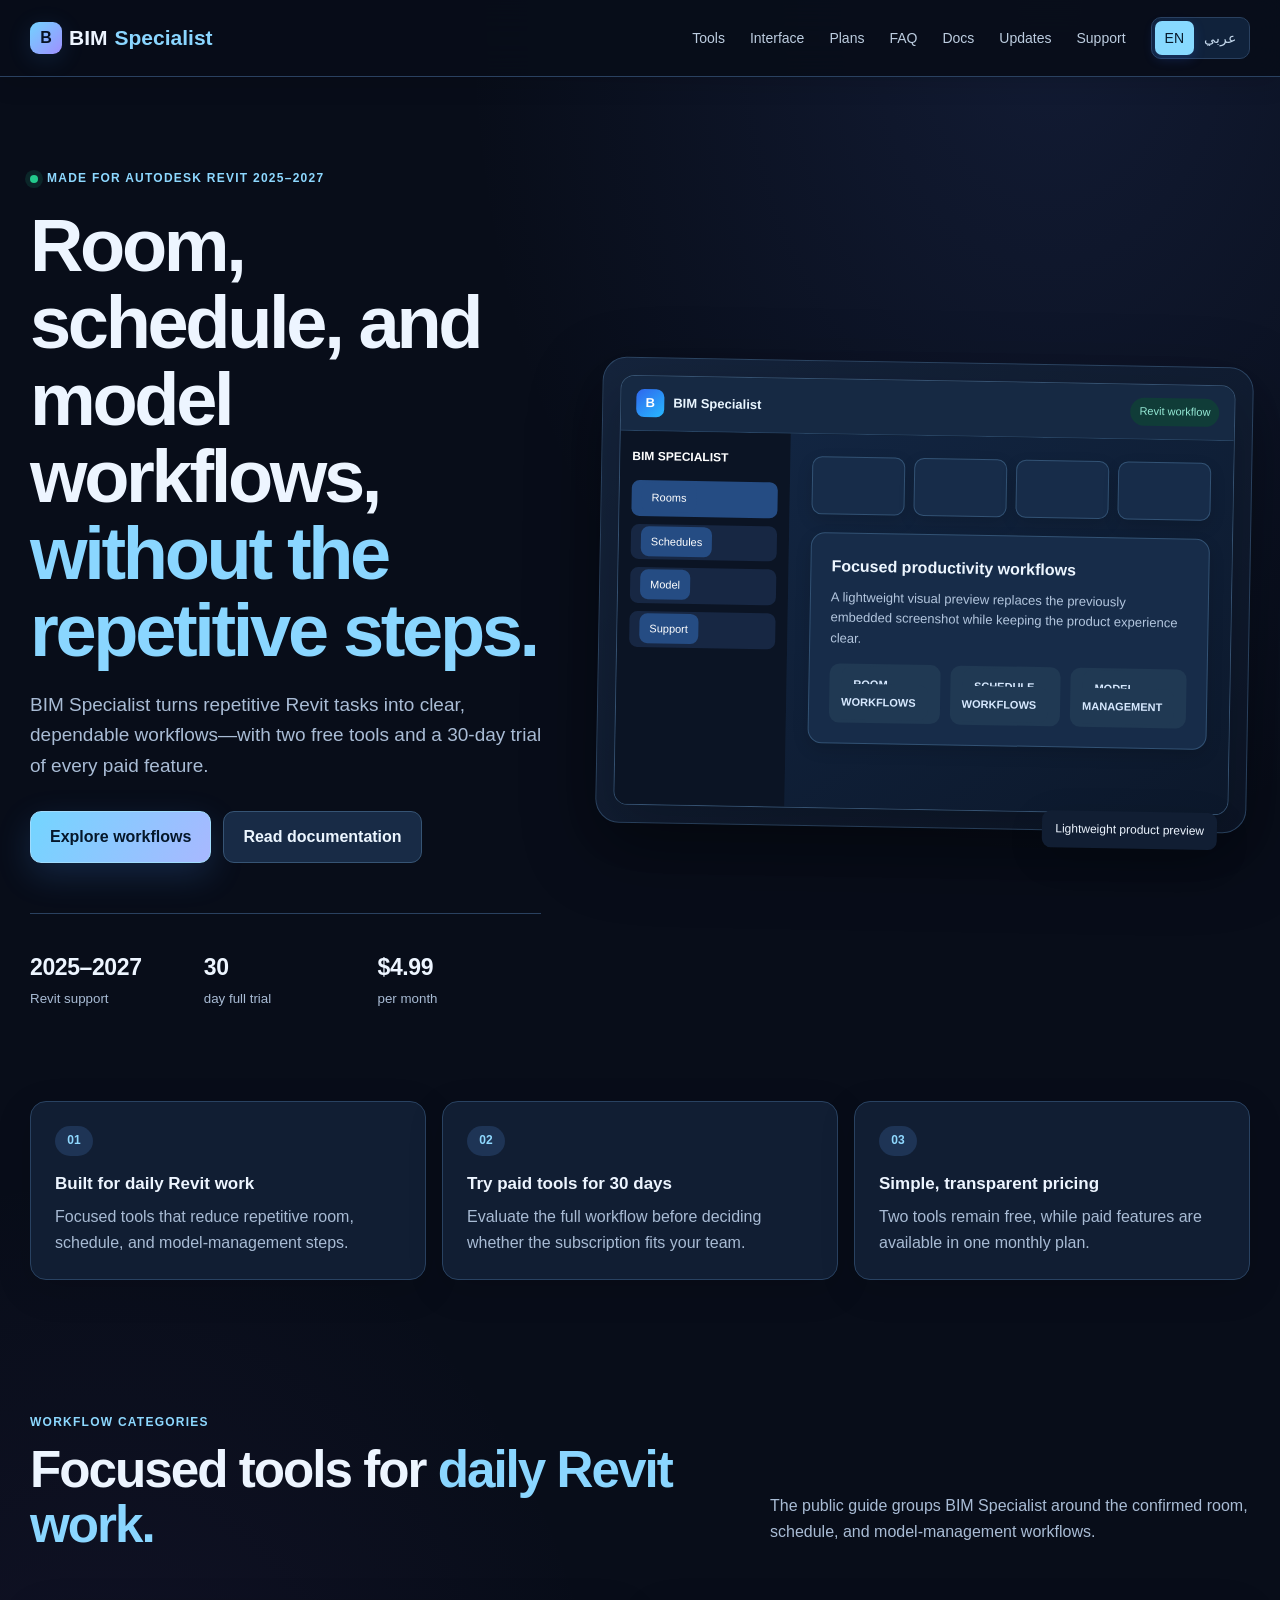
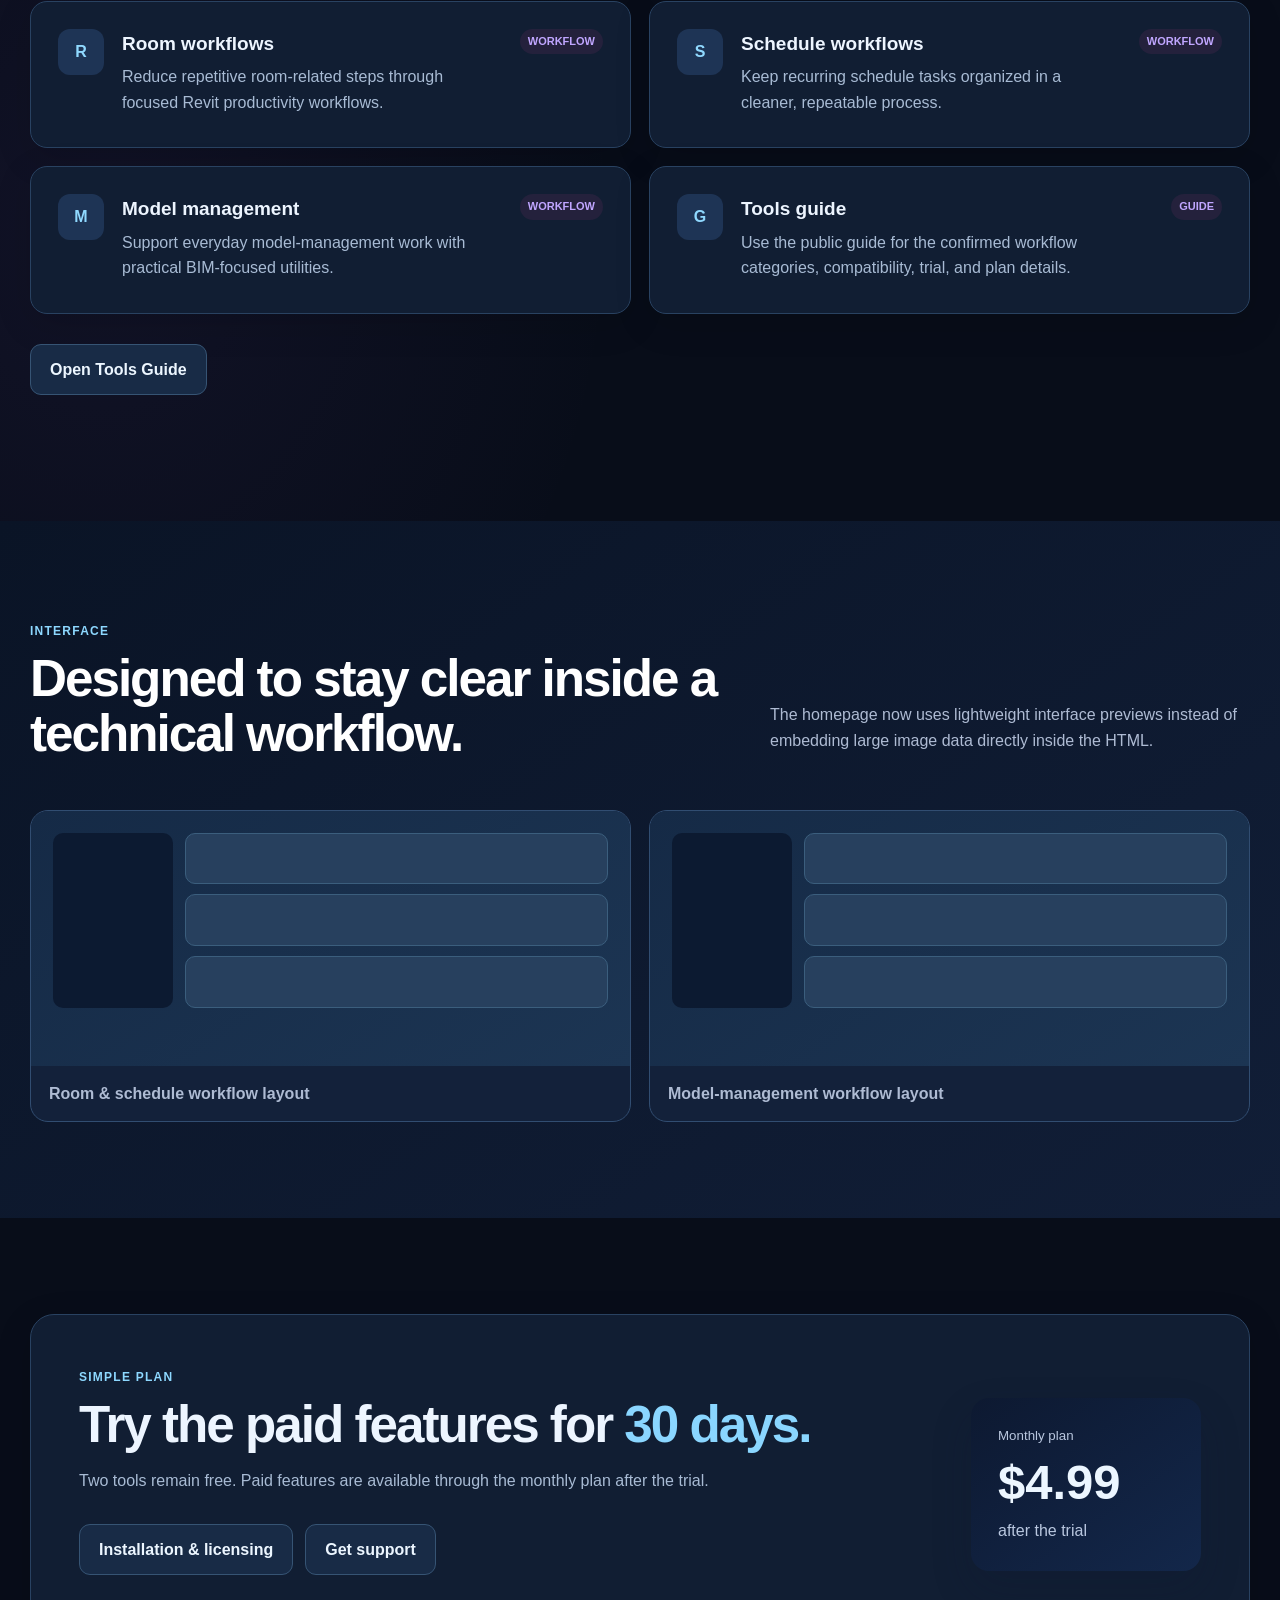
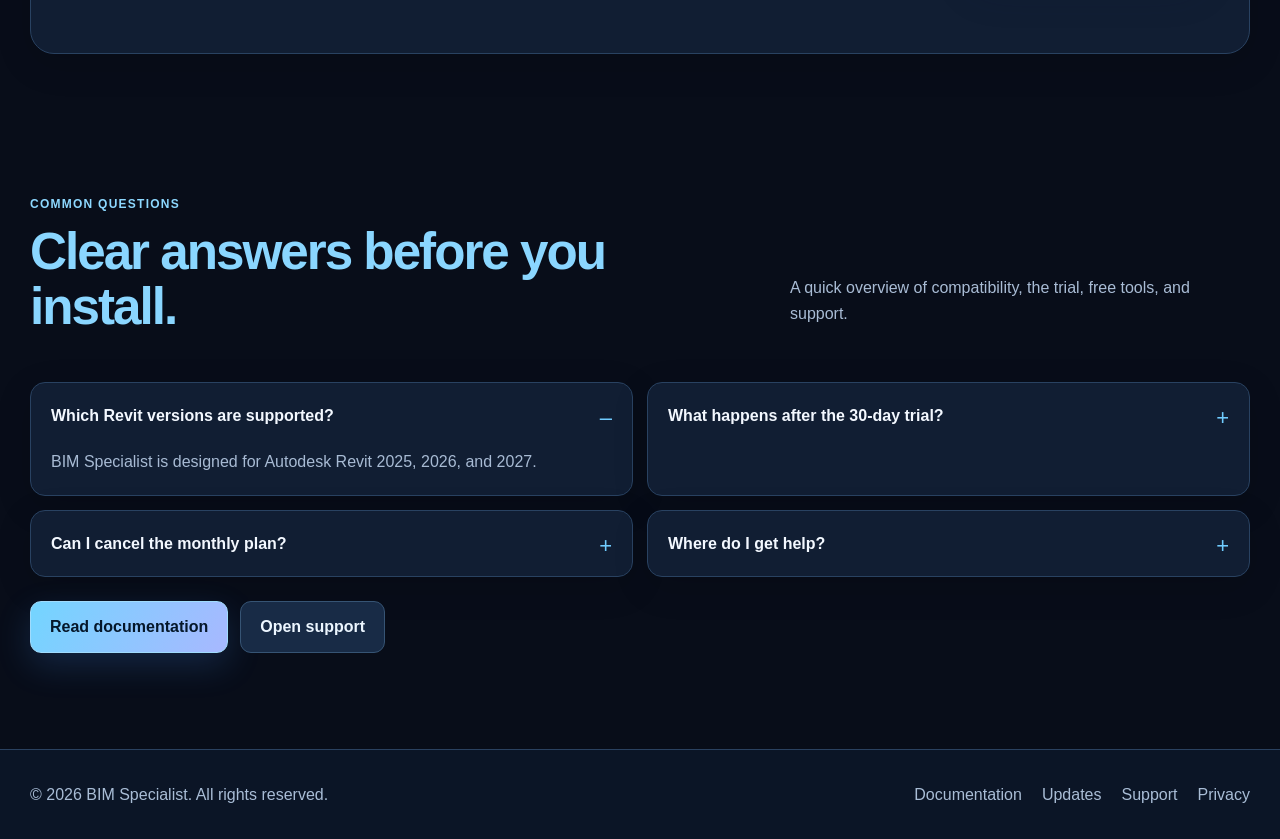
<file: index.html>
<!doctype html>
<html lang="en" dir="ltr" data-language="en">
<head>
  <meta charset="utf-8">
  <meta name="viewport" content="width=device-width,initial-scale=1">
  <meta name="description" content="BIM Specialist — Revit room, schedule, and model productivity workflows for Revit 2025–2027.">
  <meta name="theme-color" content="#080d19">
  <title>BIM Specialist | Revit Productivity Toolkit</title>
  <link rel="stylesheet" href="styles.css">
  <style>
    .productPreview{position:relative;min-height:430px;display:grid;grid-template-rows:auto 1fr;border-radius:14px;overflow:hidden;background:#f8fbff;border:1px solid #cfdbec}.previewBar{display:flex;align-items:center;justify-content:space-between;gap:14px;padding:13px 15px;background:#fff;border-bottom:1px solid #dce5f4}.previewBrand{display:flex;align-items:center;gap:9px;font-size:13px;font-weight:850}.previewMark{display:grid;place-items:center;width:28px;height:28px;border-radius:8px;color:#fff;background:linear-gradient(140deg,#2f66ed,#27b9ff)}.previewStatus{font-size:11px;color:#087e5c;background:#def8ee;border-radius:999px;padding:5px 9px}.previewBody{display:grid;grid-template-columns:170px 1fr;min-height:360px}.previewRail{padding:16px 12px;background:#0f1b34;color:#afbdd4}.previewRail strong{display:block;margin-bottom:14px;color:#fff;font-size:12px}.previewNav{display:grid;gap:8px}.previewNav span{padding:9px 10px;border-radius:8px;background:#172747;font-size:11px}.previewNav span:first-child{background:#2f66ed;color:#fff}.previewCanvas{padding:22px;display:grid;align-content:start;gap:18px;background:linear-gradient(145deg,#eef4fd,#fff)}.previewRibbon{display:grid;grid-template-columns:repeat(4,minmax(0,1fr));gap:9px}.previewRibbon span{height:58px;border:1px solid #d5e0f0;border-radius:10px;background:#fff;box-shadow:0 5px 12px rgba(30,62,117,.05)}.previewPanel{padding:20px;border:1px solid #d5e0f0;border-radius:14px;background:#fff}.previewPanel b{display:block;margin-bottom:8px}.previewPanel p{margin:0;color:#5f6f8e;font-size:13px}.previewMetrics{display:grid;grid-template-columns:repeat(3,1fr);gap:10px;margin-top:14px}.previewMetrics span{padding:12px;border-radius:10px;background:#edf3ff;color:#334b72;font-size:11px;font-weight:750}.galleryMock{display:grid;grid-template-columns:1fr 1fr;gap:18px}.interfaceCard{margin:0;border:1px solid #253554;border-radius:18px;overflow:hidden;background:#111e38}.interfaceScreen{min-height:255px;padding:22px;background:linear-gradient(145deg,#f5f9ff,#dfeaff);color:#0b1733}.interfaceScreen .row{display:grid;grid-template-columns:120px 1fr;gap:12px;margin-bottom:12px}.interfaceScreen .rail{min-height:175px;border-radius:10px;background:#172747}.interfaceScreen .work{display:grid;gap:10px}.interfaceScreen .block{min-height:50px;border:1px solid #cbd9ec;border-radius:10px;background:#fff}.interfaceCard figcaption{padding:15px 18px;color:#aebbd3}.performanceNote{margin-top:18px;color:#aebbd3;font-size:13px}@media(max-width:900px){.productPreview{min-height:390px}.previewBody{grid-template-columns:130px 1fr}.galleryMock{grid-template-columns:1fr}}@media(max-width:600px){.previewBody{grid-template-columns:1fr}.previewRail{display:none}.previewRibbon{grid-template-columns:1fr 1fr}.previewMetrics{grid-template-columns:1fr}.productPreview{min-height:auto}.interfaceScreen .row{grid-template-columns:90px 1fr}}
  </style>
  <script src="script.js" defer></script>
<link rel="stylesheet" href="midnight-2026.css">
</head>
<body data-title-en="BIM Specialist | Revit Productivity Toolkit" data-title-ar="BIM Specialist | أدوات احترافية لبرنامج Revit">
<header class="nav">
  <nav class="shell navInner" aria-label="Primary navigation">
    <a class="brand" href="#top"><span class="brandMark">B</span>BIM <b>Specialist</b></a>
    <div class="navLinks">
      <a href="#tools"><span data-lang="en">Tools</span><span data-lang="ar">الأدوات</span></a>
      <a href="#gallery"><span data-lang="en">Interface</span><span data-lang="ar">الواجهة</span></a>
      <a href="#pricing"><span data-lang="en">Plans</span><span data-lang="ar">الخطط</span></a>
      <a href="support.html"><span data-lang="en">Support</span><span data-lang="ar">الدعم</span></a>
      <div class="langSwitch" aria-label="Language"><button data-set-language="en" type="button">EN</button><button data-set-language="ar" type="button">عربي</button></div>
    </div>
  </nav>
</header>
<main id="top">
  <section class="hero shell">
    <div class="heroCopy">
      <div class="eyebrow"><span class="dot"></span><span data-lang="en">Made for Autodesk Revit 2025–2027</span><span data-lang="ar">مصمم للعمل مع Autodesk Revit 2025–2027</span></div>
      <h1 data-lang="en">Room, schedule, and model workflows, <span>without the repetitive steps.</span></h1>
      <h1 data-lang="ar">مهام الغرف والجداول وإدارة النموذج، <span>بخطوات أقل وتكرار أقل.</span></h1>
      <p class="lead" data-lang="en">BIM Specialist turns repetitive Revit tasks into clear, dependable workflows—with two free tools and a 30-day trial of every paid feature.</p>
      <p class="lead" data-lang="ar">يساعد BIM Specialist على تبسيط مهام Revit المتكررة وتحويلها إلى خطوات عمل واضحة وموثوقة، مع أداتين مجانيتين وتجربة لمدة 30 يومًا لجميع الميزات المدفوعة.</p>
      <div class="actions"><a class="btn primary" href="#tools"><span data-lang="en">Explore workflows</span><span data-lang="ar">استعرض الأدوات</span></a><a class="btn" href="documentation.html"><span data-lang="en">Read documentation</span><span data-lang="ar">قراءة دليل الاستخدام</span></a></div>
      <div class="stats"><div><strong>2025–2027</strong><small data-lang="en">Revit support</small><small data-lang="ar">إصدارات Revit المدعومة</small></div><div><strong>30</strong><small data-lang="en">day full trial</small><small data-lang="ar">يومًا للتجربة الكاملة</small></div><div><strong>$4.99</strong><small data-lang="en">per month</small><small data-lang="ar">شهريًا</small></div></div>
    </div>
    <div class="heroVisual" aria-label="BIM Specialist interface preview">
      <div class="productPreview">
        <div class="previewBar"><span class="previewBrand"><span class="previewMark">B</span>BIM Specialist</span><span class="previewStatus"><span data-lang="en">Revit workflow</span><span data-lang="ar">أدوات Revit</span></span></div>
        <div class="previewBody"><aside class="previewRail"><strong>BIM SPECIALIST</strong><div class="previewNav"><span><span data-lang="en">Rooms</span><span data-lang="ar">الغرف</span></span><span><span data-lang="en">Schedules</span><span data-lang="ar">الجداول</span></span><span><span data-lang="en">Model</span><span data-lang="ar">النموذج</span></span><span><span data-lang="en">Support</span><span data-lang="ar">الدعم</span></span></div></aside><div class="previewCanvas"><div class="previewRibbon"><span></span><span></span><span></span><span></span></div><div class="previewPanel"><b><span data-lang="en">Focused productivity workflows</span><span data-lang="ar">أدوات مركزة لتحسين الإنتاجية</span></b><p data-lang="en">A lightweight visual preview replaces the previously embedded screenshot while keeping the product experience clear.</p><p data-lang="ar">معاينة خفيفة توضح تجربة المنتج دون تحميل صور كبيرة داخل الصفحة.</p><div class="previewMetrics"><span><span data-lang="en">ROOM WORKFLOWS</span><span data-lang="ar">مهام الغرف</span></span><span><span data-lang="en">SCHEDULE WORKFLOWS</span><span data-lang="ar">مهام الجداول</span></span><span><span data-lang="en">MODEL MANAGEMENT</span><span data-lang="ar">إدارة النموذج</span></span></div></div></div></div>
      </div>
      <span class="visualTag"><span data-lang="en">Lightweight product preview</span><span data-lang="ar">معاينة خفيفة للمنتج</span></span>
    </div>
  </section>

  <section class="section" id="tools">
    <div class="shell">
      <div class="sectionHead"><div><span class="kicker"><span data-lang="en">Workflow categories</span><span data-lang="ar">فئات الأدوات</span></span><h2 data-lang="en">Focused tools for <span>daily Revit work.</span></h2><h2 data-lang="ar">أدوات عملية <span>لمهام Revit اليومية.</span></h2></div><p data-lang="en">The public guide groups BIM Specialist around the confirmed room, schedule, and model-management workflows.</p><p data-lang="ar">ينظم الدليل أدوات BIM Specialist ضمن ثلاث فئات مؤكدة: مهام الغرف، والجداول، وإدارة النموذج.</p></div>
      <div class="toolGrid">
        <article class="tool free"><i>R</i><div><h3><span data-lang="en">Room workflows</span><span data-lang="ar">مهام الغرف</span></h3><p data-lang="en">Reduce repetitive room-related steps through focused Revit productivity workflows.</p><p data-lang="ar">قلّل الخطوات المتكررة في مهام الغرف باستخدام أدوات مركزة داخل Revit.</p></div><b><span data-lang="en">WORKFLOW</span><span data-lang="ar">سير عمل</span></b></article>
        <article class="tool"><i>S</i><div><h3><span data-lang="en">Schedule workflows</span><span data-lang="ar">مهام الجداول</span></h3><p data-lang="en">Keep recurring schedule tasks organized in a cleaner, repeatable process.</p><p data-lang="ar">نظّم مهام الجداول المتكررة ضمن خطوات عمل أوضح وأكثر اتساقًا.</p></div><b><span data-lang="en">WORKFLOW</span><span data-lang="ar">سير عمل</span></b></article>
        <article class="tool"><i>M</i><div><h3><span data-lang="en">Model management</span><span data-lang="ar">إدارة النموذج</span></h3><p data-lang="en">Support everyday model-management work with practical BIM-focused utilities.</p><p data-lang="ar">نفّذ مهام إدارة النموذج اليومية باستخدام أدوات عملية موجهة لبيئة BIM.</p></div><b><span data-lang="en">WORKFLOW</span><span data-lang="ar">سير عمل</span></b></article>
        <article class="tool free"><i>G</i><div><h3><span data-lang="en">Tools guide</span><span data-lang="ar">دليل الأدوات</span></h3><p data-lang="en">Use the public guide for the confirmed workflow categories, compatibility, trial, and plan details.</p><p data-lang="ar">راجع دليل الأدوات للتعرف على الفئات المدعومة والتوافق والتجربة وتفاصيل الخطة.</p></div><b><span data-lang="en">GUIDE</span><span data-lang="ar">دليل</span></b></article>
      </div>
      <div class="actions"><a class="btn" href="tools.html"><span data-lang="en">Open Tools Guide</span><span data-lang="ar">فتح دليل الأدوات</span></a></div>
    </div>
  </section>

  <section class="galleryBand" id="gallery">
    <div class="section shell">
      <div class="sectionHead"><div><span class="kicker"><span data-lang="en">Interface</span><span data-lang="ar">الواجهة</span></span><h2 data-lang="en">Designed to stay clear inside a technical workflow.</h2><h2 data-lang="ar">واجهة واضحة تناسب سير العمل التقني.</h2></div><p data-lang="en">The homepage now uses lightweight interface previews instead of embedding large image data directly inside the HTML.</p><p data-lang="ar">تعرض الصفحة الرئيسية معاينات خفيفة للواجهة لتوضيح تجربة الاستخدام دون تحميل بيانات صور كبيرة داخل HTML.</p></div>
      <div class="galleryMock">
        <figure class="interfaceCard"><div class="interfaceScreen"><div class="row"><div class="rail"></div><div class="work"><div class="block"></div><div class="block"></div><div class="block"></div></div></div></div><figcaption><strong><span data-lang="en">Room & schedule workflow layout</span><span data-lang="ar">واجهة مهام الغرف والجداول</span></strong></figcaption></figure>
        <figure class="interfaceCard"><div class="interfaceScreen"><div class="row"><div class="rail"></div><div class="work"><div class="block"></div><div class="block"></div><div class="block"></div></div></div></div><figcaption><strong><span data-lang="en">Model-management workflow layout</span><span data-lang="ar">واجهة مهام إدارة النموذج</span></strong></figcaption></figure>
      </div>
    </div>
  </section>

  <section class="section" id="pricing">
    <div class="shell"><div class="priceCard"><div><span class="kicker"><span data-lang="en">Simple plan</span><span data-lang="ar">خطة واضحة</span></span><h2 data-lang="en">Try the paid features for <span>30 days.</span></h2><h2 data-lang="ar">جرّب الميزات المدفوعة لمدة <span>30 يومًا.</span></h2><p data-lang="en">Two tools remain free. Paid features are available through the monthly plan after the trial.</p><p data-lang="ar">تبقى أداتان متاحتين مجانًا، بينما تتوفر الميزات المدفوعة ضمن الخطة الشهرية بعد انتهاء فترة التجربة.</p><div class="actions"><a class="btn" href="documentation.html"><span data-lang="en">Installation & licensing</span><span data-lang="ar">التثبيت والترخيص</span></a><a class="btn" href="support.html"><span data-lang="en">Get support</span><span data-lang="ar">الحصول على الدعم</span></a></div></div><div class="price"><small><span data-lang="en">Monthly plan</span><span data-lang="ar">الخطة الشهرية</span></small><strong>$4.99</strong><span><span data-lang="en">after the trial</span><span data-lang="ar">بعد انتهاء التجربة</span></span></div></div></div>
  </section>
</main>
<footer class="footer"><div class="shell footerInner"><span>© 2026 BIM Specialist. All rights reserved.</span><div class="footerLinks"><a href="documentation.html"><span data-lang="en">Documentation</span><span data-lang="ar">دليل الاستخدام</span></a><a href="updates.html"><span data-lang="en">Updates</span><span data-lang="ar">التحديثات</span></a><a href="support.html"><span data-lang="en">Support</span><span data-lang="ar">الدعم</span></a><a href="privacy.html"><span data-lang="en">Privacy</span><span data-lang="ar">الخصوصية</span></a></div></div></footer>
</body>
</html>
</file>
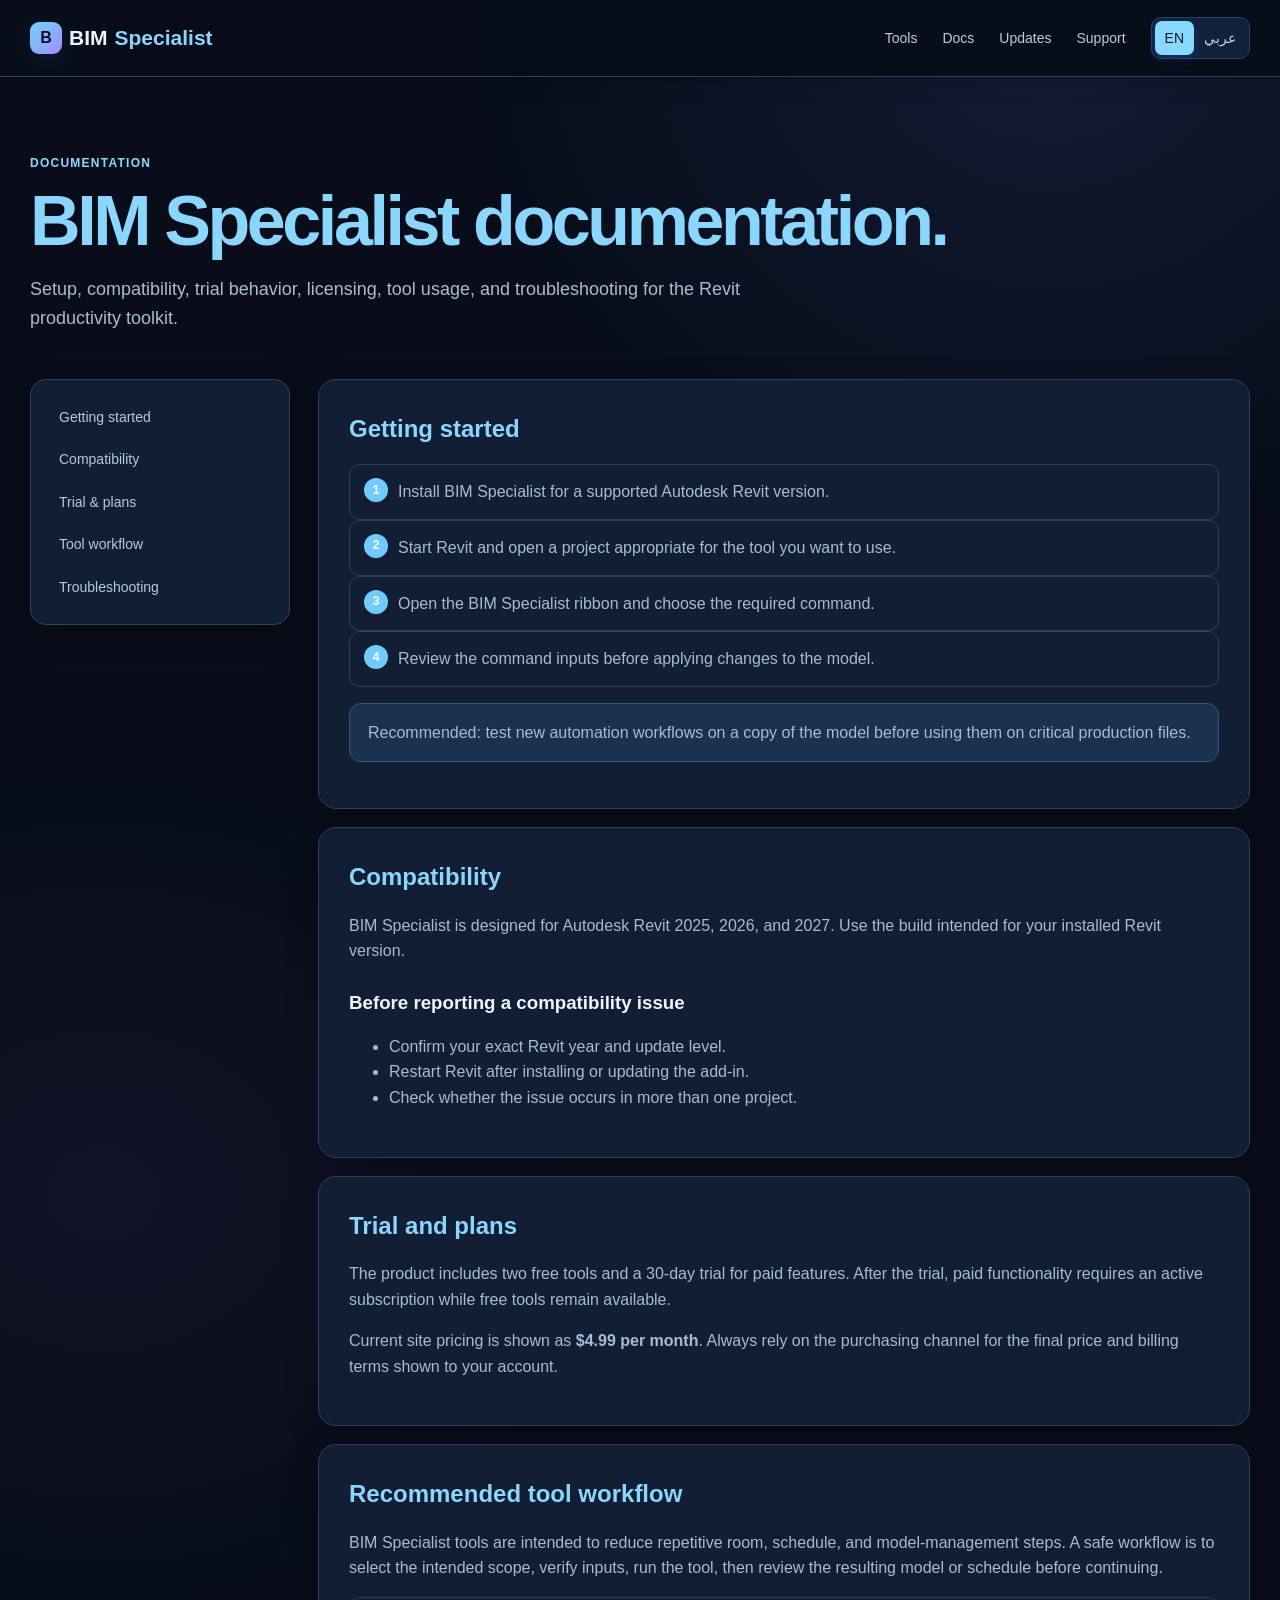
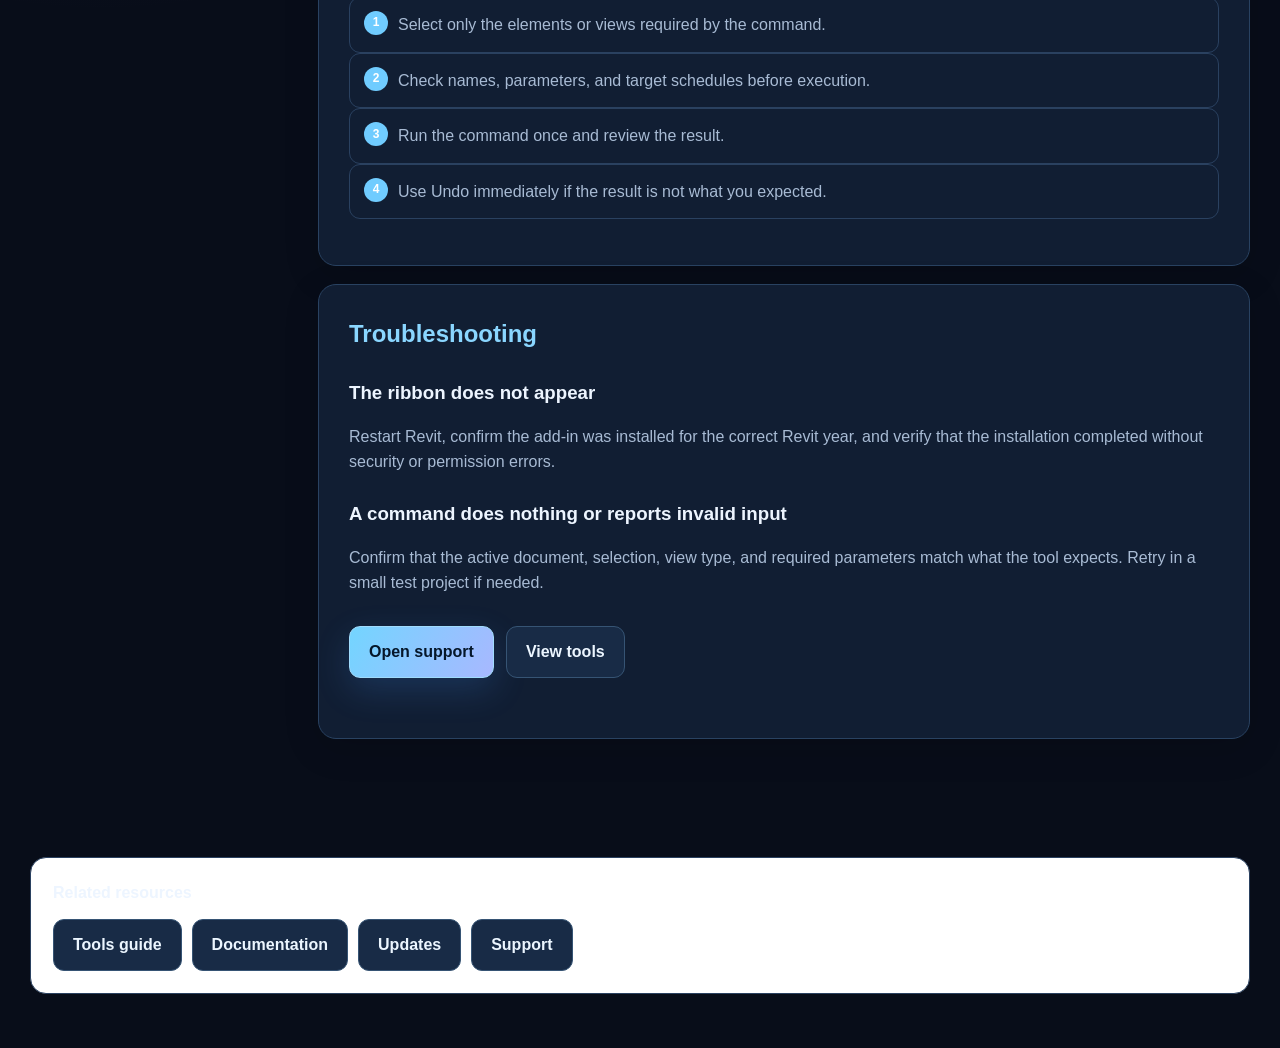
<file: documentation.html>
<!doctype html><html lang="en" dir="ltr" data-language="en"><head><meta charset="utf-8"><meta name="viewport" content="width=device-width,initial-scale=1"><meta name="description" content="BIM Specialist documentation for Autodesk Revit 2025–2027: tools, setup, trial, licensing, and troubleshooting."><title>BIM Specialist Documentation</title><link rel="stylesheet" href="styles.css"><script src="script.js" defer></script><style>.docsHero{padding:72px 0 28px}.docsHero h1{font-size:clamp(42px,6vw,70px);margin:10px 0 16px}.docsHero p{max-width:760px;color:var(--muted);font-size:18px}.docsGrid{display:grid;grid-template-columns:260px minmax(0,1fr);gap:28px;padding-bottom:90px}.docsNav{position:sticky;top:98px;align-self:start;background:#fff;border:1px solid var(--line);border-radius:16px;padding:16px}.docsNav a{display:block;padding:10px 12px;border-radius:9px;color:var(--muted);font-size:14px}.docsNav a:hover{background:#edf3ff;color:var(--blue)}.docsContent{display:grid;gap:18px}.docsSection{background:#fff;border:1px solid var(--line);border-radius:18px;padding:30px;box-shadow:var(--shadow-sm)}.docsSection h2{margin:0 0 12px}.docsSection h3{margin:24px 0 8px}.docsSection p,.docsSection li{color:var(--muted)}.docsSection code{padding:2px 6px;border-radius:6px;background:#edf3ff;color:#23426e}.callout{padding:16px 18px;border-radius:12px;background:#edf3ff;border:1px solid #d4e2fa;color:#334b72}.docsSteps{counter-reset:step;display:grid;gap:10px;padding:0;list-style:none}.docsSteps li{counter-increment:step;padding:14px 14px 14px 48px;position:relative;border:1px solid var(--line);border-radius:11px}.docsSteps li:before{content:counter(step);position:absolute;left:14px;top:13px;width:24px;height:24px;border-radius:50%;display:grid;place-items:center;background:var(--blue);color:#fff;font-size:12px;font-weight:800}html[dir=rtl] .docsSteps li{padding:14px 48px 14px 14px}html[dir=rtl] .docsSteps li:before{left:auto;right:14px}@media(max-width:850px){.docsGrid{grid-template-columns:1fr}.docsNav{position:static;display:flex;flex-wrap:wrap}.docsNav a{display:inline-block}.docsSection{padding:23px}}</style><link rel="stylesheet" href="midnight-2026.css">
</head><body data-title-en="BIM Specialist Documentation" data-title-ar="دليل BIM Specialist"><header class="nav"><nav class="shell navInner"><a class="brand" href="index.html"><span class="brandMark">B</span>BIM <b>Specialist</b></a><div class="navLinks"><a href="index.html#tools"><span data-lang="en">Tools</span><span data-lang="ar">الأدوات</span></a><a href="support.html"><span data-lang="en">Support</span><span data-lang="ar">الدعم</span></a><div class="langSwitch"><button data-set-language="en">EN</button><button data-set-language="ar">عربي</button></div></div></nav></header><main class="shell"><section class="docsHero"><span class="kicker"><span data-lang="en">DOCUMENTATION</span><span data-lang="ar">الدليل</span></span><h1><span data-lang="en">BIM Specialist documentation.</span><span data-lang="ar">دليل استخدام BIM Specialist.</span></h1><p><span data-lang="en">Setup, compatibility, trial behavior, licensing, tool usage, and troubleshooting for the Revit productivity toolkit.</span><span data-lang="ar">دليل إعداد BIM Specialist والتوافق مع Revit والتجربة والترخيص واستخدام الأدوات وحل المشكلات الشائعة.</span></p></section><div class="docsGrid"><aside class="docsNav"><a href="#start"><span data-lang="en">Getting started</span><span data-lang="ar">البدء</span></a><a href="#compatibility"><span data-lang="en">Compatibility</span><span data-lang="ar">التوافق</span></a><a href="#trial"><span data-lang="en">Trial & plans</span><span data-lang="ar">التجربة والخطط</span></a><a href="#workflow"><span data-lang="en">Tool workflow</span><span data-lang="ar">طريقة استخدام الأدوات</span></a><a href="#troubleshooting"><span data-lang="en">Troubleshooting</span><span data-lang="ar">حل المشكلات</span></a></aside><div class="docsContent"><section class="docsSection" id="start"><h2><span data-lang="en">Getting started</span><span data-lang="ar">البدء</span></h2><ol class="docsSteps" data-lang="en"><li>Install BIM Specialist for a supported Autodesk Revit version.</li><li>Start Revit and open a project appropriate for the tool you want to use.</li><li>Open the BIM Specialist ribbon and choose the required command.</li><li>Review the command inputs before applying changes to the model.</li></ol><ol class="docsSteps" data-lang="ar"><li>ثبّت إصدار BIM Specialist المتوافق مع نسخة Autodesk Revit لديك.</li><li>شغّل Revit وافتح المشروع الذي تريد العمل عليه.</li><li>افتح شريط BIM Specialist واختر الأداة المطلوبة.</li><li>راجع المدخلات والإعدادات قبل تنفيذ أي تغييرات على النموذج.</li></ol><p class="callout"><span data-lang="en">Recommended: test new automation workflows on a copy of the model before using them on critical production files.</span><span data-lang="ar">نوصي بتجربة أي أتمتة جديدة على نسخة من النموذج قبل استخدامها على ملفات العمل الأساسية.</span></p></section><section class="docsSection" id="compatibility"><h2><span data-lang="en">Compatibility</span><span data-lang="ar">التوافق</span></h2><p><span data-lang="en">BIM Specialist is designed for Autodesk Revit 2025, 2026, and 2027. Use the build intended for your installed Revit version.</span><span data-lang="ar">يدعم BIM Specialist إصدارات Autodesk Revit 2025 و2026 و2027. استخدم إصدار الإضافة المخصص لنسخة Revit المثبتة لديك.</span></p><h3><span data-lang="en">Before reporting a compatibility issue</span><span data-lang="ar">قبل الإبلاغ عن مشكلة توافق</span></h3><ul><li><span data-lang="en">Confirm your exact Revit year and update level.</span><span data-lang="ar">تأكد من سنة إصدار Revit ورقم التحديث المثبت.</span></li><li><span data-lang="en">Restart Revit after installing or updating the add-in.</span><span data-lang="ar">أعد تشغيل Revit بعد تثبيت الإضافة أو تحديثها.</span></li><li><span data-lang="en">Check whether the issue occurs in more than one project.</span><span data-lang="ar">تحقق مما إذا كانت المشكلة تظهر في أكثر من مشروع.</span></li></ul></section><section class="docsSection" id="trial"><h2><span data-lang="en">Trial and plans</span><span data-lang="ar">التجربة والخطط</span></h2><p><span data-lang="en">The product includes two free tools and a 30-day trial for paid features. After the trial, paid functionality requires an active subscription while free tools remain available.</span><span data-lang="ar">يتضمن BIM Specialist أداتين مجانيتين وتجربة لمدة 30 يومًا للميزات المدفوعة. بعد انتهاء التجربة يتطلب استخدام الميزات المدفوعة اشتراكًا فعالًا، بينما تبقى الأداتان المجانيتان متاحتين.</span></p><p><span data-lang="en">Current site pricing is shown as <strong>$4.99 per month</strong>. Always rely on the purchasing channel for the final price and billing terms shown to your account.</span><span data-lang="ar">السعر المعروض حاليًا على الموقع هو <strong>4.99 دولار شهريًا</strong>. يُرجى الرجوع إلى قناة الشراء للتأكد من السعر النهائي وشروط الفوترة الخاصة بحسابك.</span></p></section><section class="docsSection" id="workflow"><h2><span data-lang="en">Recommended tool workflow</span><span data-lang="ar">طريقة العمل الموصى بها</span></h2><p><span data-lang="en">BIM Specialist tools are intended to reduce repetitive room, schedule, and model-management steps. A safe workflow is to select the intended scope, verify inputs, run the tool, then review the resulting model or schedule before continuing.</span><span data-lang="ar">صُممت أدوات BIM Specialist لتقليل الخطوات المتكررة في مهام الغرف والجداول وإدارة النموذج. اختر نطاق العمل المطلوب، وتحقق من المدخلات، ثم شغّل الأداة وراجع النتيجة قبل متابعة العمل.</span></p><ol class="docsSteps" data-lang="en"><li>Select only the elements or views required by the command.</li><li>Check names, parameters, and target schedules before execution.</li><li>Run the command once and review the result.</li><li>Use Undo immediately if the result is not what you expected.</li></ol><ol class="docsSteps" data-lang="ar"><li>حدد العناصر أو المشاهد التي يحتاجها الأمر فقط.</li><li>تحقق من الأسماء والمعلمات والجداول المستهدفة قبل التنفيذ.</li><li>شغّل الأمر مرة واحدة ثم راجع النتيجة.</li><li>استخدم أمر التراجع (Undo) مباشرة إذا لم تكن النتيجة كما توقعت.</li></ol></section><section class="docsSection" id="troubleshooting"><h2><span data-lang="en">Troubleshooting</span><span data-lang="ar">حل المشكلات</span></h2><h3><span data-lang="en">The ribbon does not appear</span><span data-lang="ar">شريط BIM Specialist لا يظهر</span></h3><p><span data-lang="en">Restart Revit, confirm the add-in was installed for the correct Revit year, and verify that the installation completed without security or permission errors.</span><span data-lang="ar">أعد تشغيل Revit، وتأكد من تثبيت الإضافة للإصدار الصحيح من Revit، ثم تحقق من اكتمال التثبيت دون أخطاء متعلقة بالأمان أو الصلاحيات.</span></p><h3><span data-lang="en">A command does nothing or reports invalid input</span><span data-lang="ar">الأداة لا تنفذ الأمر أو تعرض رسالة عن مدخلات غير صالحة</span></h3><p><span data-lang="en">Confirm that the active document, selection, view type, and required parameters match what the tool expects. Retry in a small test project if needed.</span><span data-lang="ar">تأكد من أن المستند النشط والعناصر المحددة ونوع المشهد والمعلمات المطلوبة تتوافق مع متطلبات الأداة. عند الحاجة، أعد التجربة في مشروع اختبار صغير.</span></p><div class="actions"><a class="btn primary" href="support.html"><span data-lang="en">Open support</span><span data-lang="ar">فتح صفحة الدعم</span></a><a class="btn" href="index.html#tools"><span data-lang="en">View tools</span><span data-lang="ar">عرض الأدوات</span></a></div></section></div></div></main></body></html>
</file>
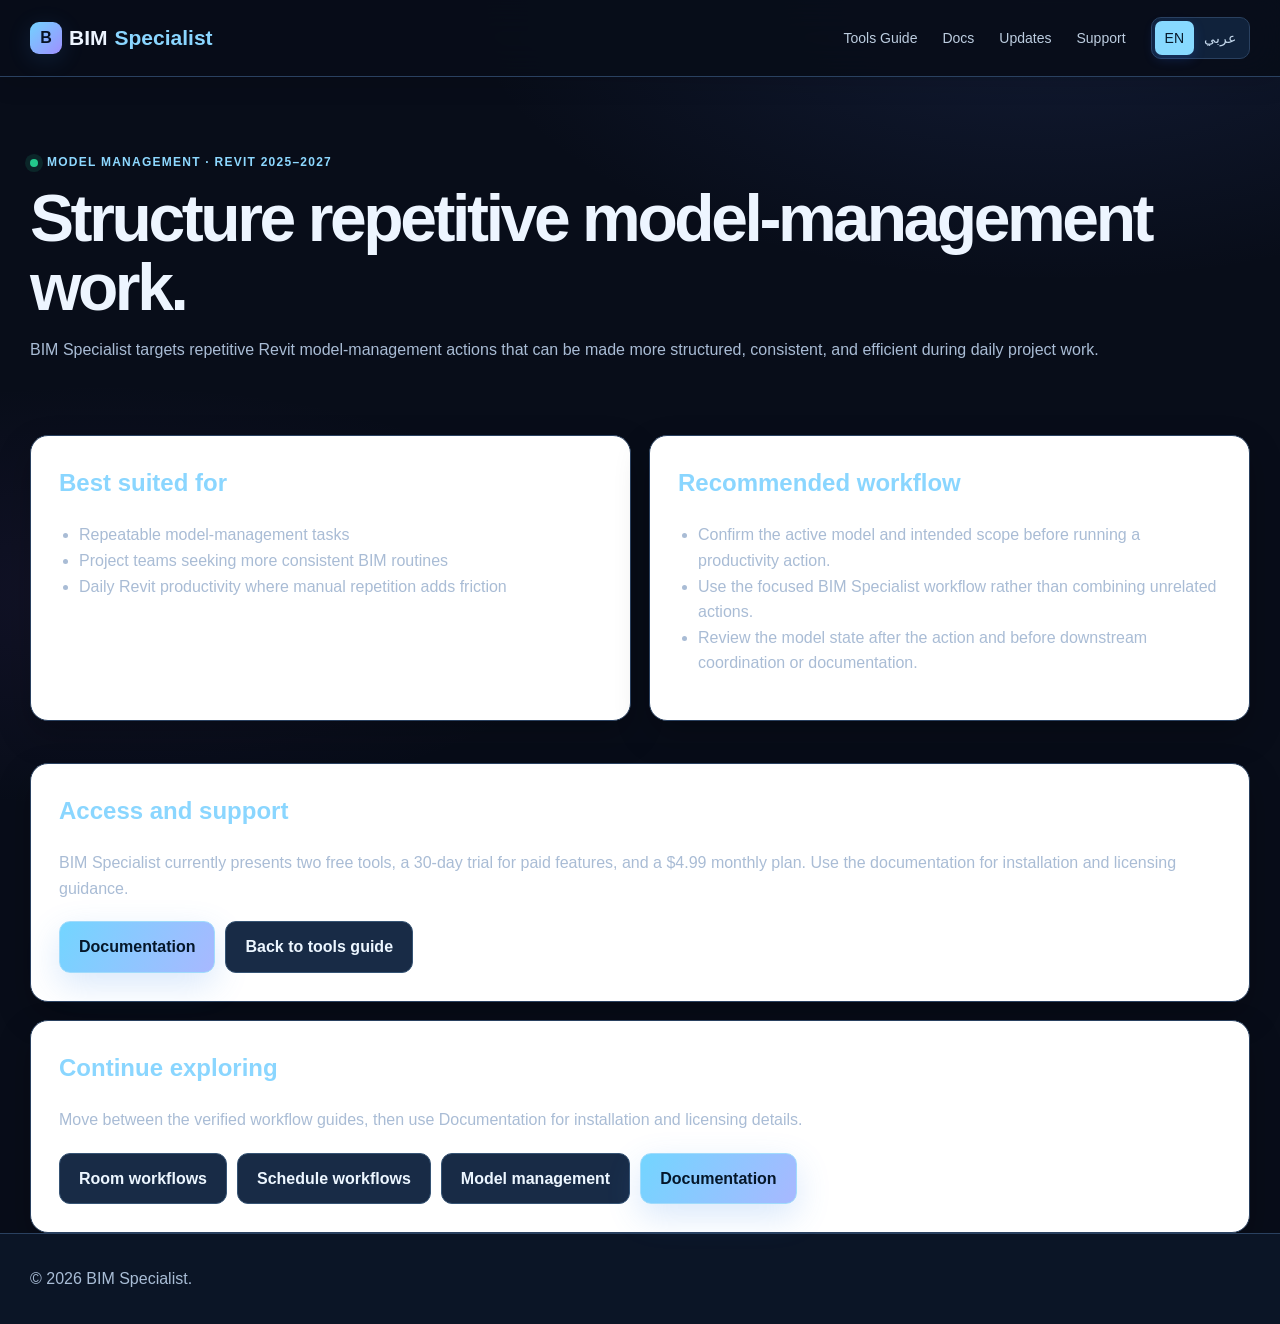
<file: model-management-workflows.html>
<!doctype html><html lang="en" dir="ltr"><head><meta charset="utf-8"><meta name="viewport" content="width=device-width,initial-scale=1"><meta name="description" content="BIM Specialist model-management workflow guide for Autodesk Revit 2025–2027."><link rel="canonical" href="https://bimspecialist.github.io/bim-specialist/model-management-workflows.html"><title>Model Management Workflows | BIM Specialist</title><link rel="stylesheet" href="styles.css"><script src="script.js" defer></script><script src="workflow-seo.js" defer></script><style>.whero{padding:76px 0 28px}.whero h1{font-size:clamp(42px,6vw,66px);margin:12px 0}.whero p,.wcard p,.wcard li{color:var(--muted)}.wgrid{display:grid;grid-template-columns:1fr 1fr;gap:18px;margin:28px 0 42px}.wcard{padding:28px;border:1px solid var(--line);border-radius:18px;background:#fff;box-shadow:var(--shadow-sm)}.wcard h2{margin-top:0}.wcard ul{padding-inline-start:20px}.wactions{display:flex;gap:10px;flex-wrap:wrap;margin-top:20px}@media(max-width:760px){.wgrid{grid-template-columns:1fr}}</style><link rel="stylesheet" href="midnight-2026.css">
</head><body data-title-en="Model Management Workflows | BIM Specialist" data-title-ar="سير عمل إدارة النموذج | BIM Specialist"><header class="nav"><nav class="shell navInner"><a class="brand" href="index.html"><span class="brandMark">B</span>BIM <b>Specialist</b></a><div class="navLinks"><a href="tools.html"><span data-lang="en">Tools Guide</span><span data-lang="ar">دليل الأدوات</span></a><a href="documentation.html"><span data-lang="en">Docs</span><span data-lang="ar">التوثيق</span></a><a href="support.html"><span data-lang="en">Support</span><span data-lang="ar">الدعم</span></a><div class="langSwitch"><button data-set-language="en">EN</button><button data-set-language="ar">عربي</button></div></div></nav></header><main class="shell"><section class="whero"><div class="eyebrow"><span class="dot"></span><span data-lang="en">MODEL MANAGEMENT · REVIT 2025–2027</span><span data-lang="ar">إدارة النموذج · REVIT 2025–2027</span></div><h1 data-lang="en">Structure repetitive model-management work.</h1><h1 data-lang="ar">نظّم أعمال إدارة النموذج المتكررة.</h1><p data-lang="en">BIM Specialist targets repetitive Revit model-management actions that can be made more structured, consistent, and efficient during daily project work.</p><p data-lang="ar">يستهدف BIM Specialist إجراءات إدارة نموذج Revit المتكررة التي يمكن جعلها أكثر تنظيمًا واتساقًا وكفاءة أثناء العمل اليومي في المشروع.</p></section><section class="wgrid"><article class="wcard"><h2><span data-lang="en">Best suited for</span><span data-lang="ar">مناسب لـ</span></h2><ul><li><span data-lang="en">Repeatable model-management tasks</span><span data-lang="ar">مهام إدارة النموذج القابلة للتكرار</span></li><li><span data-lang="en">Project teams seeking more consistent BIM routines</span><span data-lang="ar">فرق المشاريع التي تسعى إلى إجراءات BIM أكثر اتساقًا</span></li><li><span data-lang="en">Daily Revit productivity where manual repetition adds friction</span><span data-lang="ar">الإنتاجية اليومية في Revit عندما تسبب الخطوات اليدوية المتكررة بطئًا</span></li></ul></article><article class="wcard"><h2><span data-lang="en">Recommended workflow</span><span data-lang="ar">سير العمل المقترح</span></h2><ul><li><span data-lang="en">Confirm the active model and intended scope before running a productivity action.</span><span data-lang="ar">تحقق من النموذج النشط والنطاق المطلوب قبل تشغيل إجراء الإنتاجية.</span></li><li><span data-lang="en">Use the focused BIM Specialist workflow rather than combining unrelated actions.</span><span data-lang="ar">استخدم سير عمل BIM Specialist المخصص بدل دمج إجراءات غير مرتبطة.</span></li><li><span data-lang="en">Review the model state after the action and before downstream coordination or documentation.</span><span data-lang="ar">راجع حالة النموذج بعد الإجراء وقبل التنسيق أو التوثيق اللاحق.</span></li></ul></article></section><section class="wcard"><h2><span data-lang="en">Access and support</span><span data-lang="ar">الوصول والدعم</span></h2><p><span data-lang="en">BIM Specialist currently presents two free tools, a 30-day trial for paid features, and a $4.99 monthly plan. Use the documentation for installation and licensing guidance.</span><span data-lang="ar">يعرض BIM Specialist حاليًا أداتين مجانيتين وتجربة لمدة 30 يومًا للميزات المدفوعة وخطة شهرية بقيمة 4.99 دولار. استخدم التوثيق لإرشادات التثبيت والترخيص.</span></p><div class="wactions"><a class="btn primary" href="documentation.html"><span data-lang="en">Documentation</span><span data-lang="ar">التوثيق</span></a><a class="btn" href="tools.html"><span data-lang="en">Back to tools guide</span><span data-lang="ar">العودة إلى دليل الأدوات</span></a></div></section></main><footer class="footer"><div class="footerInner shell"><span>© 2026 BIM Specialist.</span></div></footer></body></html>
</file>
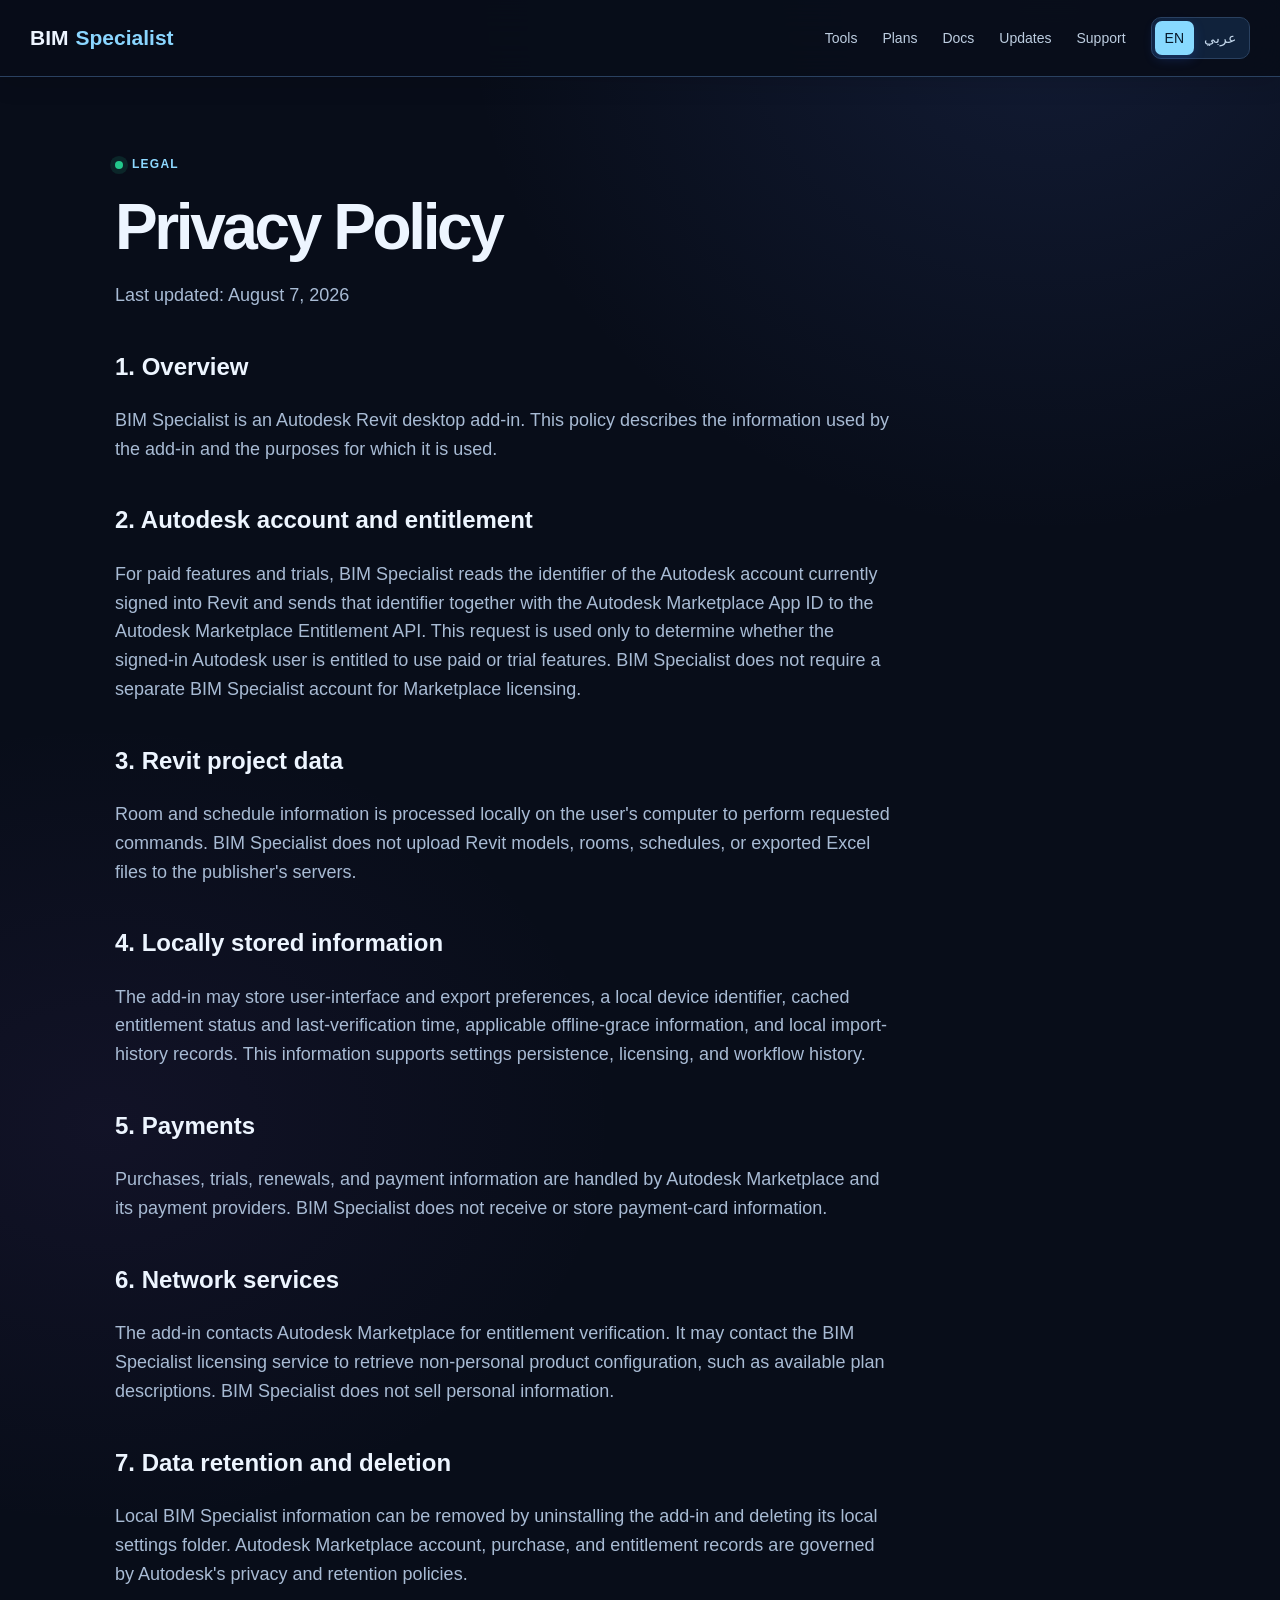
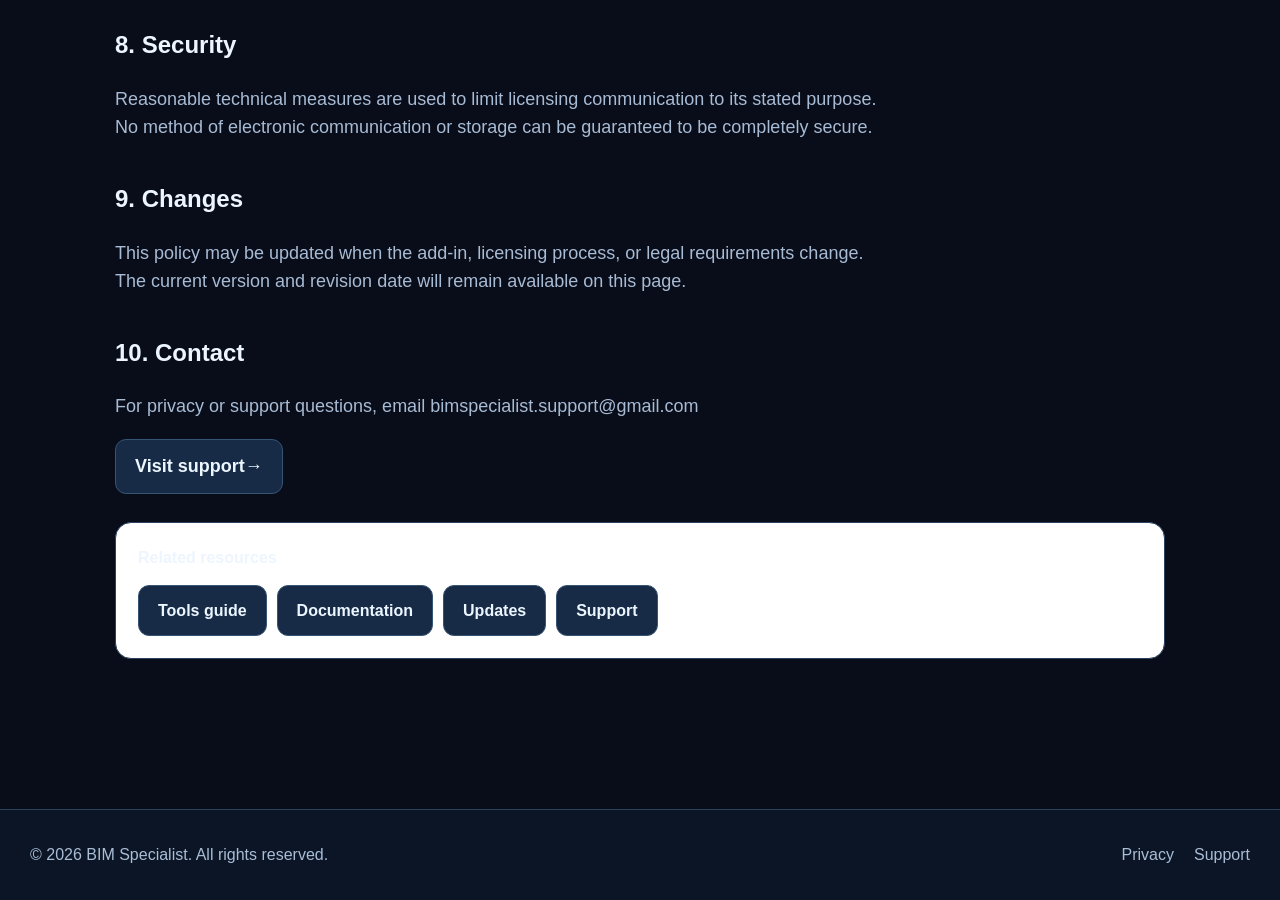
<file: privacy.html>
<!doctype html><html lang="en" dir="ltr" data-language="en"><head><meta charset="utf-8"><meta name="viewport" content="width=device-width,initial-scale=1"><meta name="description" content="Privacy Policy for the BIM Specialist Autodesk Revit add-in."><meta name="theme-color" content="#050914"><title>Privacy Policy | BIM Specialist</title><link rel="stylesheet" href="styles.css"><script src="script.js" defer></script><link rel="stylesheet" href="midnight-2026.css">
</head><body data-title-en="Privacy Policy | BIM Specialist" data-title-ar="سياسة الخصوصية | BIM Specialist"><header class="nav"><nav class="navInner shell"><a class="brand" href="index.html">BIM <b>Specialist</b></a><div class="navLinks"><a href="index.html#tools"><span data-lang="en">Tools</span><span data-lang="ar">الأدوات</span></a><a href="index.html#pricing"><span data-lang="en">Plans</span><span data-lang="ar">الخطط</span></a><a href="support.html"><span data-lang="en">Support</span><span data-lang="ar">الدعم</span></a><div class="langSwitch" aria-label="Language"><button data-set-language="en">EN</button><button data-set-language="ar">عربي</button></div></div></nav></header><main class="legal shell"><div class="eyebrow"><span class="dot"></span><span data-lang="en">Legal</span><span data-lang="ar">الشروط القانونية</span></div><h1 data-lang="en">Privacy Policy</h1><h1 data-lang="ar">سياسة الخصوصية</h1><p><span data-lang="en">Last updated: August 7, 2026</span><span data-lang="ar">آخر تحديث: 7 أغسطس 2026</span></p>
<h2 data-lang="en">1. Overview</h2><h2 data-lang="ar">1. نظرة عامة</h2><p data-lang="en">BIM Specialist is an Autodesk Revit desktop add-in. This policy describes the information used by the add-in and the purposes for which it is used.</p><p data-lang="ar">BIM Specialist هي إضافة مكتبية لبرنامج Autodesk Revit. توضح هذه السياسة المعلومات التي تستخدمها الإضافة والأغراض التي تُستخدم من أجلها.</p>
<h2 data-lang="en">2. Autodesk account and entitlement</h2><h2 data-lang="ar">2. حساب Autodesk والتحقق من الاستحقاق</h2><p data-lang="en">For paid features and trials, BIM Specialist reads the identifier of the Autodesk account currently signed into Revit and sends that identifier together with the Autodesk Marketplace App ID to the Autodesk Marketplace Entitlement API. This request is used only to determine whether the signed-in Autodesk user is entitled to use paid or trial features. BIM Specialist does not require a separate BIM Specialist account for Marketplace licensing.</p><p data-lang="ar">بالنسبة إلى الأدوات المدفوعة والفترة التجريبية، تقرأ BIM Specialist معرّف حساب Autodesk المسجل دخوله حاليًا في Revit، وترسله مع معرّف تطبيق Autodesk Marketplace إلى واجهة Autodesk Marketplace Entitlement API. يُستخدم هذا الطلب فقط للتحقق من استحقاق المستخدم للأدوات المدفوعة أو التجريبية. لا تتطلب تراخيص Marketplace إنشاء حساب منفصل لدى BIM Specialist.</p>
<h2 data-lang="en">3. Revit project data</h2><h2 data-lang="ar">3. بيانات مشروع Revit</h2><p data-lang="en">Room and schedule information is processed locally on the user's computer to perform requested commands. BIM Specialist does not upload Revit models, rooms, schedules, or exported Excel files to the publisher's servers.</p><p data-lang="ar">تُعالج معلومات الغرف والجداول محليًا على جهاز المستخدم لتنفيذ الأوامر المطلوبة. لا ترفع BIM Specialist نماذج Revit أو الغرف أو الجداول أو ملفات Excel المُصدّرة إلى خوادم الناشر.</p>
<h2 data-lang="en">4. Locally stored information</h2><h2 data-lang="ar">4. المعلومات المخزنة محليًا</h2><p data-lang="en">The add-in may store user-interface and export preferences, a local device identifier, cached entitlement status and last-verification time, applicable offline-grace information, and local import-history records. This information supports settings persistence, licensing, and workflow history.</p><p data-lang="ar">قد تخزن الإضافة محليًا تفضيلات الواجهة والتصدير، ومعرّفًا محليًا للجهاز، وحالة الاستحقاق المؤقتة ووقت آخر تحقق، ومعلومات فترة العمل دون اتصال عند انطباقها، وسجل الاستيراد المحلي. تدعم هذه المعلومات حفظ الإعدادات والترخيص وسجل سير العمل.</p>
<h2 data-lang="en">5. Payments</h2><h2 data-lang="ar">5. المدفوعات</h2><p data-lang="en">Purchases, trials, renewals, and payment information are handled by Autodesk Marketplace and its payment providers. BIM Specialist does not receive or store payment-card information.</p><p data-lang="ar">تُدار عمليات الشراء والفترات التجريبية والتجديد ومعلومات الدفع بواسطة Autodesk Marketplace ومزودي خدمات الدفع التابعين لها. لا تستلم BIM Specialist بيانات بطاقات الدفع ولا تخزنها.</p>
<h2 data-lang="en">6. Network services</h2><h2 data-lang="ar">6. خدمات الشبكة</h2><p data-lang="en">The add-in contacts Autodesk Marketplace for entitlement verification. It may contact the BIM Specialist licensing service to retrieve non-personal product configuration, such as available plan descriptions. BIM Specialist does not sell personal information.</p><p data-lang="ar">تتصل الإضافة بـ Autodesk Marketplace للتحقق من الاستحقاق، وقد تتصل بخدمة ترخيص BIM Specialist لاسترداد إعدادات منتج غير شخصية، مثل أوصاف الخطط المتاحة. لا تبيع BIM Specialist المعلومات الشخصية.</p>
<h2 data-lang="en">7. Data retention and deletion</h2><h2 data-lang="ar">7. الاحتفاظ بالبيانات وحذفها</h2><p data-lang="en">Local BIM Specialist information can be removed by uninstalling the add-in and deleting its local settings folder. Autodesk Marketplace account, purchase, and entitlement records are governed by Autodesk's privacy and retention policies.</p><p data-lang="ar">يمكن إزالة معلومات BIM Specialist المحلية بإلغاء تثبيت الإضافة وحذف مجلد إعداداتها المحلي. تخضع سجلات حساب Autodesk وعمليات الشراء والاستحقاق لسياسات الخصوصية والاحتفاظ الخاصة بـ Autodesk.</p>
<h2 data-lang="en">8. Security</h2><h2 data-lang="ar">8. الأمان</h2><p data-lang="en">Reasonable technical measures are used to limit licensing communication to its stated purpose. No method of electronic communication or storage can be guaranteed to be completely secure.</p><p data-lang="ar">تُستخدم إجراءات تقنية معقولة لحصر اتصالات الترخيص في الغرض المعلن. لا يمكن ضمان الأمان الكامل لأي وسيلة اتصال أو تخزين إلكترونية.</p>
<h2 data-lang="en">9. Changes</h2><h2 data-lang="ar">9. التغييرات</h2><p data-lang="en">This policy may be updated when the add-in, licensing process, or legal requirements change. The current version and revision date will remain available on this page.</p><p data-lang="ar">قد تُحدّث هذه السياسة عند تغير الإضافة أو عملية الترخيص أو المتطلبات القانونية. ستظل النسخة الحالية وتاريخ مراجعتها متاحين في هذه الصفحة.</p>
<h2 data-lang="en">10. Contact</h2><h2 data-lang="ar">10. التواصل</h2><p><span data-lang="en">For privacy or support questions, email </span><span data-lang="ar">لاستفسارات الخصوصية أو الدعم، راسلنا على </span><a href="mailto:bimspecialist.support@gmail.com">bimspecialist.support@gmail.com</a></p><p><a class="btn" href="support.html"><span data-lang="en">Visit support</span><span data-lang="ar">انتقل إلى الدعم</span> →</a></p></main><footer class="footer"><div class="footerInner shell"><span>© 2026 BIM Specialist. All rights reserved.</span><div class="footerLinks"><a href="privacy.html"><span data-lang="en">Privacy</span><span data-lang="ar">الخصوصية</span></a><a href="support.html"><span data-lang="en">Support</span><span data-lang="ar">الدعم</span></a></div></div></footer></body></html>
</file>
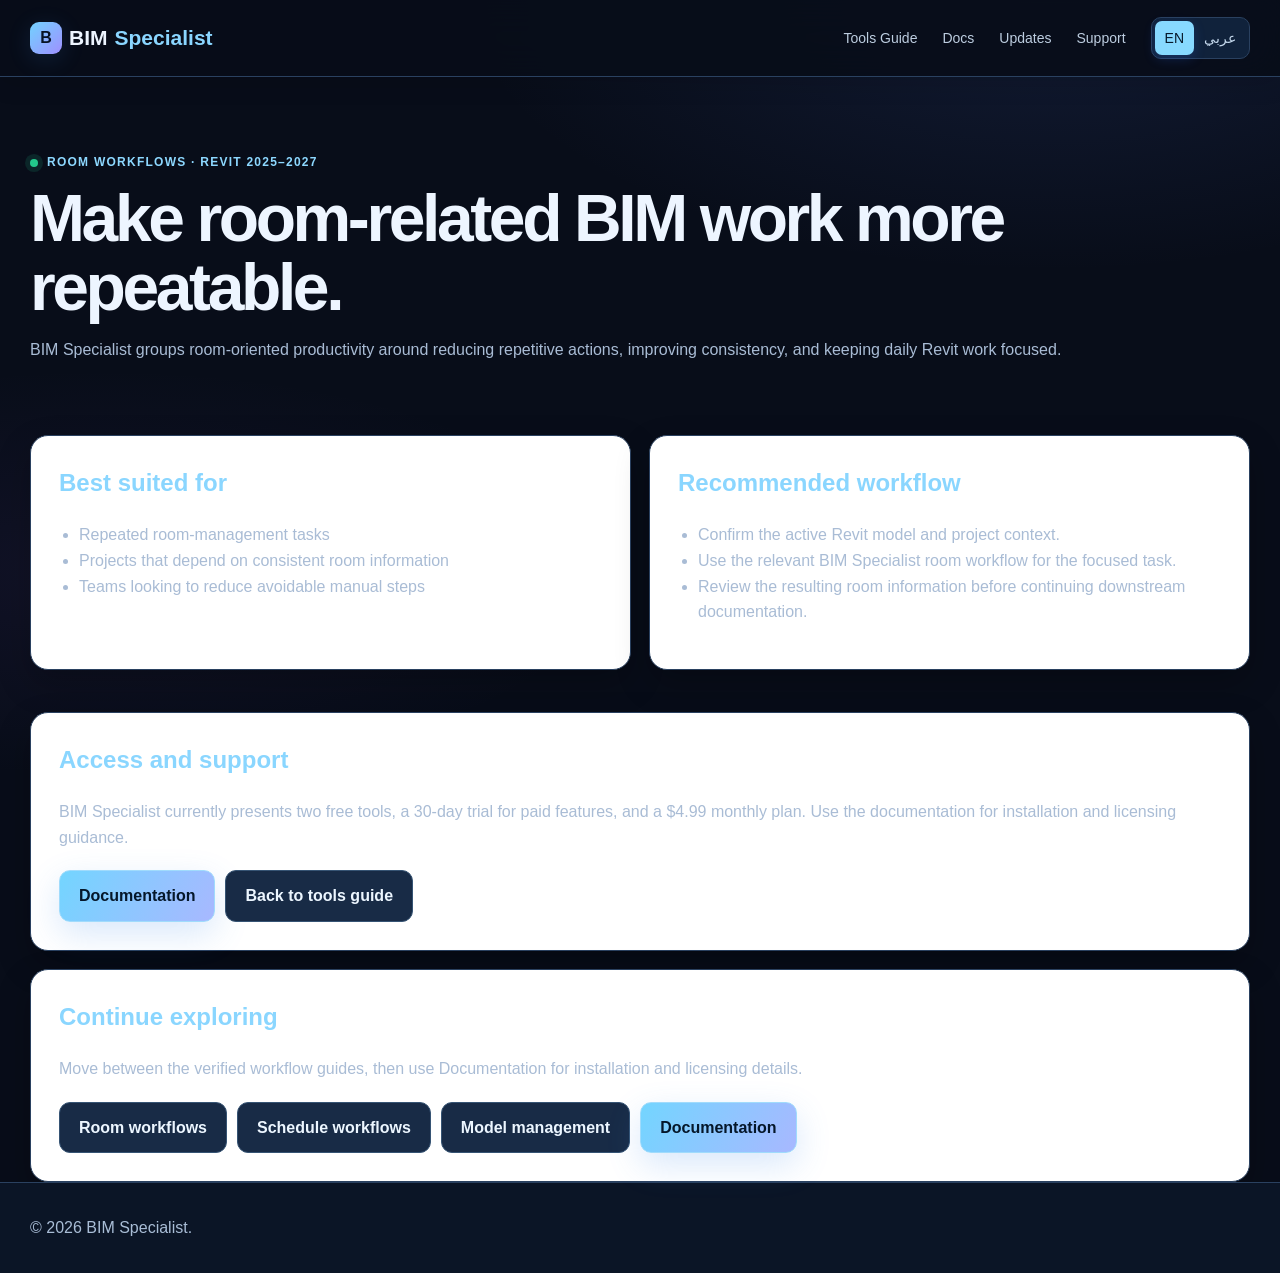
<file: room-workflows.html>
<!doctype html><html lang="en" dir="ltr"><head><meta charset="utf-8"><meta name="viewport" content="width=device-width,initial-scale=1"><meta name="description" content="BIM Specialist room workflow guide for Autodesk Revit 2025–2027."><link rel="canonical" href="https://bimspecialist.github.io/bim-specialist/room-workflows.html"><title>Room Workflows | BIM Specialist</title><link rel="stylesheet" href="styles.css"><script src="script.js" defer></script><script src="workflow-seo.js" defer></script><style>.whero{padding:76px 0 28px}.whero h1{font-size:clamp(42px,6vw,66px);margin:12px 0}.whero p,.wcard p,.wcard li{color:var(--muted)}.wgrid{display:grid;grid-template-columns:1fr 1fr;gap:18px;margin:28px 0 42px}.wcard{padding:28px;border:1px solid var(--line);border-radius:18px;background:#fff;box-shadow:var(--shadow-sm)}.wcard h2{margin-top:0}.wcard ul{padding-inline-start:20px}.wactions{display:flex;gap:10px;flex-wrap:wrap;margin-top:20px}@media(max-width:760px){.wgrid{grid-template-columns:1fr}}</style><link rel="stylesheet" href="midnight-2026.css">
</head><body data-title-en="Room Workflows | BIM Specialist" data-title-ar="سير عمل الغرف | BIM Specialist"><header class="nav"><nav class="shell navInner"><a class="brand" href="index.html"><span class="brandMark">B</span>BIM <b>Specialist</b></a><div class="navLinks"><a href="tools.html"><span data-lang="en">Tools Guide</span><span data-lang="ar">دليل الأدوات</span></a><a href="documentation.html"><span data-lang="en">Docs</span><span data-lang="ar">التوثيق</span></a><a href="support.html"><span data-lang="en">Support</span><span data-lang="ar">الدعم</span></a><div class="langSwitch"><button data-set-language="en">EN</button><button data-set-language="ar">عربي</button></div></div></nav></header><main class="shell"><section class="whero"><div class="eyebrow"><span class="dot"></span><span data-lang="en">ROOM WORKFLOWS · REVIT 2025–2027</span><span data-lang="ar">سير عمل الغرف · REVIT 2025–2027</span></div><h1 data-lang="en">Make room-related BIM work more repeatable.</h1><h1 data-lang="ar">اجعل أعمال الغرف في BIM أكثر قابلية للتكرار.</h1><p data-lang="en">BIM Specialist groups room-oriented productivity around reducing repetitive actions, improving consistency, and keeping daily Revit work focused.</p><p data-lang="ar">يجمع BIM Specialist إنتاجية الغرف حول تقليل الإجراءات المتكررة وتحسين الاتساق والحفاظ على تركيز العمل اليومي داخل Revit.</p></section><section class="wgrid"><article class="wcard"><h2><span data-lang="en">Best suited for</span><span data-lang="ar">مناسب لـ</span></h2><ul><li><span data-lang="en">Repeated room-management tasks</span><span data-lang="ar">مهام إدارة الغرف المتكررة</span></li><li><span data-lang="en">Projects that depend on consistent room information</span><span data-lang="ar">المشاريع التي تعتمد على اتساق معلومات الغرف</span></li><li><span data-lang="en">Teams looking to reduce avoidable manual steps</span><span data-lang="ar">الفرق التي تريد تقليل الخطوات اليدوية غير الضرورية</span></li></ul></article><article class="wcard"><h2><span data-lang="en">Recommended workflow</span><span data-lang="ar">سير العمل المقترح</span></h2><ul><li><span data-lang="en">Confirm the active Revit model and project context.</span><span data-lang="ar">تحقق من نموذج Revit النشط وسياق المشروع.</span></li><li><span data-lang="en">Use the relevant BIM Specialist room workflow for the focused task.</span><span data-lang="ar">استخدم سير عمل الغرف المناسب للمهمة المطلوبة.</span></li><li><span data-lang="en">Review the resulting room information before continuing downstream documentation.</span><span data-lang="ar">راجع معلومات الغرف الناتجة قبل متابعة التوثيق اللاحق.</span></li></ul></article></section><section class="wcard"><h2><span data-lang="en">Access and support</span><span data-lang="ar">الوصول والدعم</span></h2><p><span data-lang="en">BIM Specialist currently presents two free tools, a 30-day trial for paid features, and a $4.99 monthly plan. Use the documentation for installation and licensing guidance.</span><span data-lang="ar">يعرض BIM Specialist حاليًا أداتين مجانيتين وتجربة لمدة 30 يومًا للميزات المدفوعة وخطة شهرية بقيمة 4.99 دولار. استخدم التوثيق لإرشادات التثبيت والترخيص.</span></p><div class="wactions"><a class="btn primary" href="documentation.html"><span data-lang="en">Documentation</span><span data-lang="ar">التوثيق</span></a><a class="btn" href="tools.html"><span data-lang="en">Back to tools guide</span><span data-lang="ar">العودة إلى دليل الأدوات</span></a></div></section></main><footer class="footer"><div class="footerInner shell"><span>© 2026 BIM Specialist.</span></div></footer></body></html>
</file>
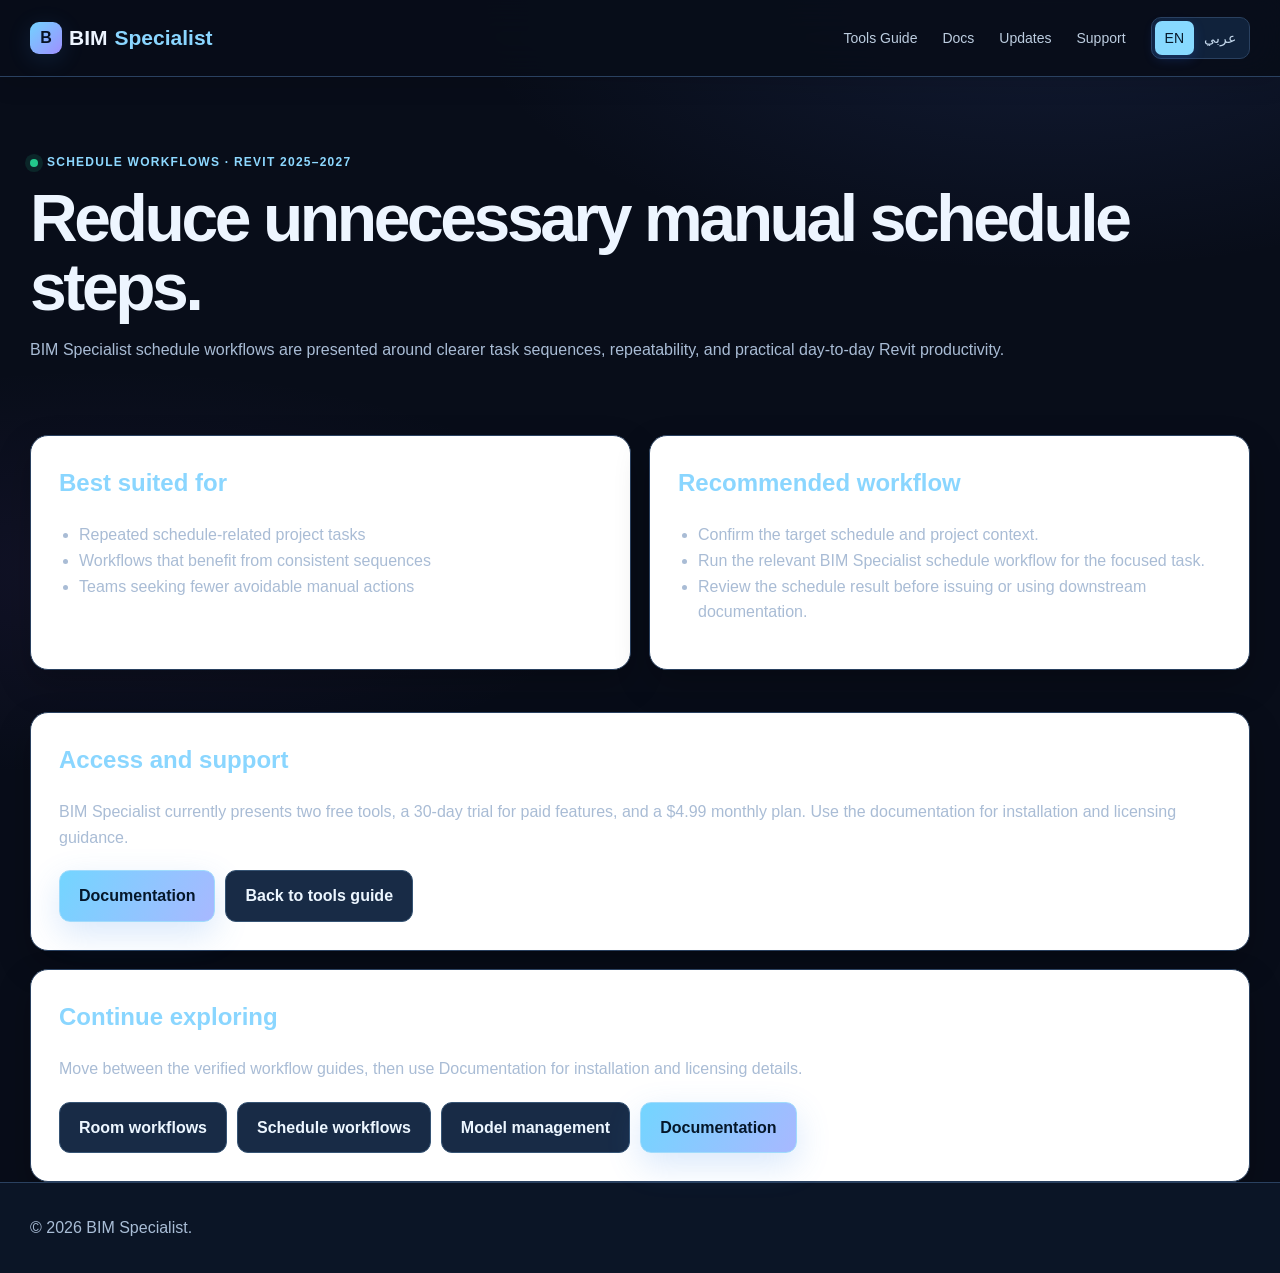
<file: schedule-workflows.html>
<!doctype html><html lang="en" dir="ltr"><head><meta charset="utf-8"><meta name="viewport" content="width=device-width,initial-scale=1"><meta name="description" content="BIM Specialist schedule workflow guide for Autodesk Revit 2025–2027."><link rel="canonical" href="https://bimspecialist.github.io/bim-specialist/schedule-workflows.html"><title>Schedule Workflows | BIM Specialist</title><link rel="stylesheet" href="styles.css"><script src="script.js" defer></script><script src="workflow-seo.js" defer></script><style>.whero{padding:76px 0 28px}.whero h1{font-size:clamp(42px,6vw,66px);margin:12px 0}.whero p,.wcard p,.wcard li{color:var(--muted)}.wgrid{display:grid;grid-template-columns:1fr 1fr;gap:18px;margin:28px 0 42px}.wcard{padding:28px;border:1px solid var(--line);border-radius:18px;background:#fff;box-shadow:var(--shadow-sm)}.wcard h2{margin-top:0}.wcard ul{padding-inline-start:20px}.wactions{display:flex;gap:10px;flex-wrap:wrap;margin-top:20px}@media(max-width:760px){.wgrid{grid-template-columns:1fr}}</style><link rel="stylesheet" href="midnight-2026.css">
</head><body data-title-en="Schedule Workflows | BIM Specialist" data-title-ar="سير عمل الجداول | BIM Specialist"><header class="nav"><nav class="shell navInner"><a class="brand" href="index.html"><span class="brandMark">B</span>BIM <b>Specialist</b></a><div class="navLinks"><a href="tools.html"><span data-lang="en">Tools Guide</span><span data-lang="ar">دليل الأدوات</span></a><a href="documentation.html"><span data-lang="en">Docs</span><span data-lang="ar">التوثيق</span></a><a href="support.html"><span data-lang="en">Support</span><span data-lang="ar">الدعم</span></a><div class="langSwitch"><button data-set-language="en">EN</button><button data-set-language="ar">عربي</button></div></div></nav></header><main class="shell"><section class="whero"><div class="eyebrow"><span class="dot"></span><span data-lang="en">SCHEDULE WORKFLOWS · REVIT 2025–2027</span><span data-lang="ar">سير عمل الجداول · REVIT 2025–2027</span></div><h1 data-lang="en">Reduce unnecessary manual schedule steps.</h1><h1 data-lang="ar">قلّل الخطوات اليدوية غير الضرورية في الجداول.</h1><p data-lang="en">BIM Specialist schedule workflows are presented around clearer task sequences, repeatability, and practical day-to-day Revit productivity.</p><p data-lang="ar">تُعرض سير عمل الجداول في BIM Specialist حول وضوح تسلسل المهام وقابليتها للتكرار وتحسين الإنتاجية اليومية داخل Revit.</p></section><section class="wgrid"><article class="wcard"><h2><span data-lang="en">Best suited for</span><span data-lang="ar">مناسب لـ</span></h2><ul><li><span data-lang="en">Repeated schedule-related project tasks</span><span data-lang="ar">مهام المشروع المتكررة المرتبطة بالجداول</span></li><li><span data-lang="en">Workflows that benefit from consistent sequences</span><span data-lang="ar">سير العمل الذي يستفيد من تسلسل متسق</span></li><li><span data-lang="en">Teams seeking fewer avoidable manual actions</span><span data-lang="ar">الفرق التي تسعى لتقليل الإجراءات اليدوية غير الضرورية</span></li></ul></article><article class="wcard"><h2><span data-lang="en">Recommended workflow</span><span data-lang="ar">سير العمل المقترح</span></h2><ul><li><span data-lang="en">Confirm the target schedule and project context.</span><span data-lang="ar">تحقق من الجدول المستهدف وسياق المشروع.</span></li><li><span data-lang="en">Run the relevant BIM Specialist schedule workflow for the focused task.</span><span data-lang="ar">شغّل سير عمل الجداول المناسب للمهمة المطلوبة.</span></li><li><span data-lang="en">Review the schedule result before issuing or using downstream documentation.</span><span data-lang="ar">راجع نتيجة الجدول قبل الإصدار أو استخدام التوثيق اللاحق.</span></li></ul></article></section><section class="wcard"><h2><span data-lang="en">Access and support</span><span data-lang="ar">الوصول والدعم</span></h2><p><span data-lang="en">BIM Specialist currently presents two free tools, a 30-day trial for paid features, and a $4.99 monthly plan. Use the documentation for installation and licensing guidance.</span><span data-lang="ar">يعرض BIM Specialist حاليًا أداتين مجانيتين وتجربة لمدة 30 يومًا للميزات المدفوعة وخطة شهرية بقيمة 4.99 دولار. استخدم التوثيق لإرشادات التثبيت والترخيص.</span></p><div class="wactions"><a class="btn primary" href="documentation.html"><span data-lang="en">Documentation</span><span data-lang="ar">التوثيق</span></a><a class="btn" href="tools.html"><span data-lang="en">Back to tools guide</span><span data-lang="ar">العودة إلى دليل الأدوات</span></a></div></section></main><footer class="footer"><div class="footerInner shell"><span>© 2026 BIM Specialist.</span></div></footer></body></html>
</file>
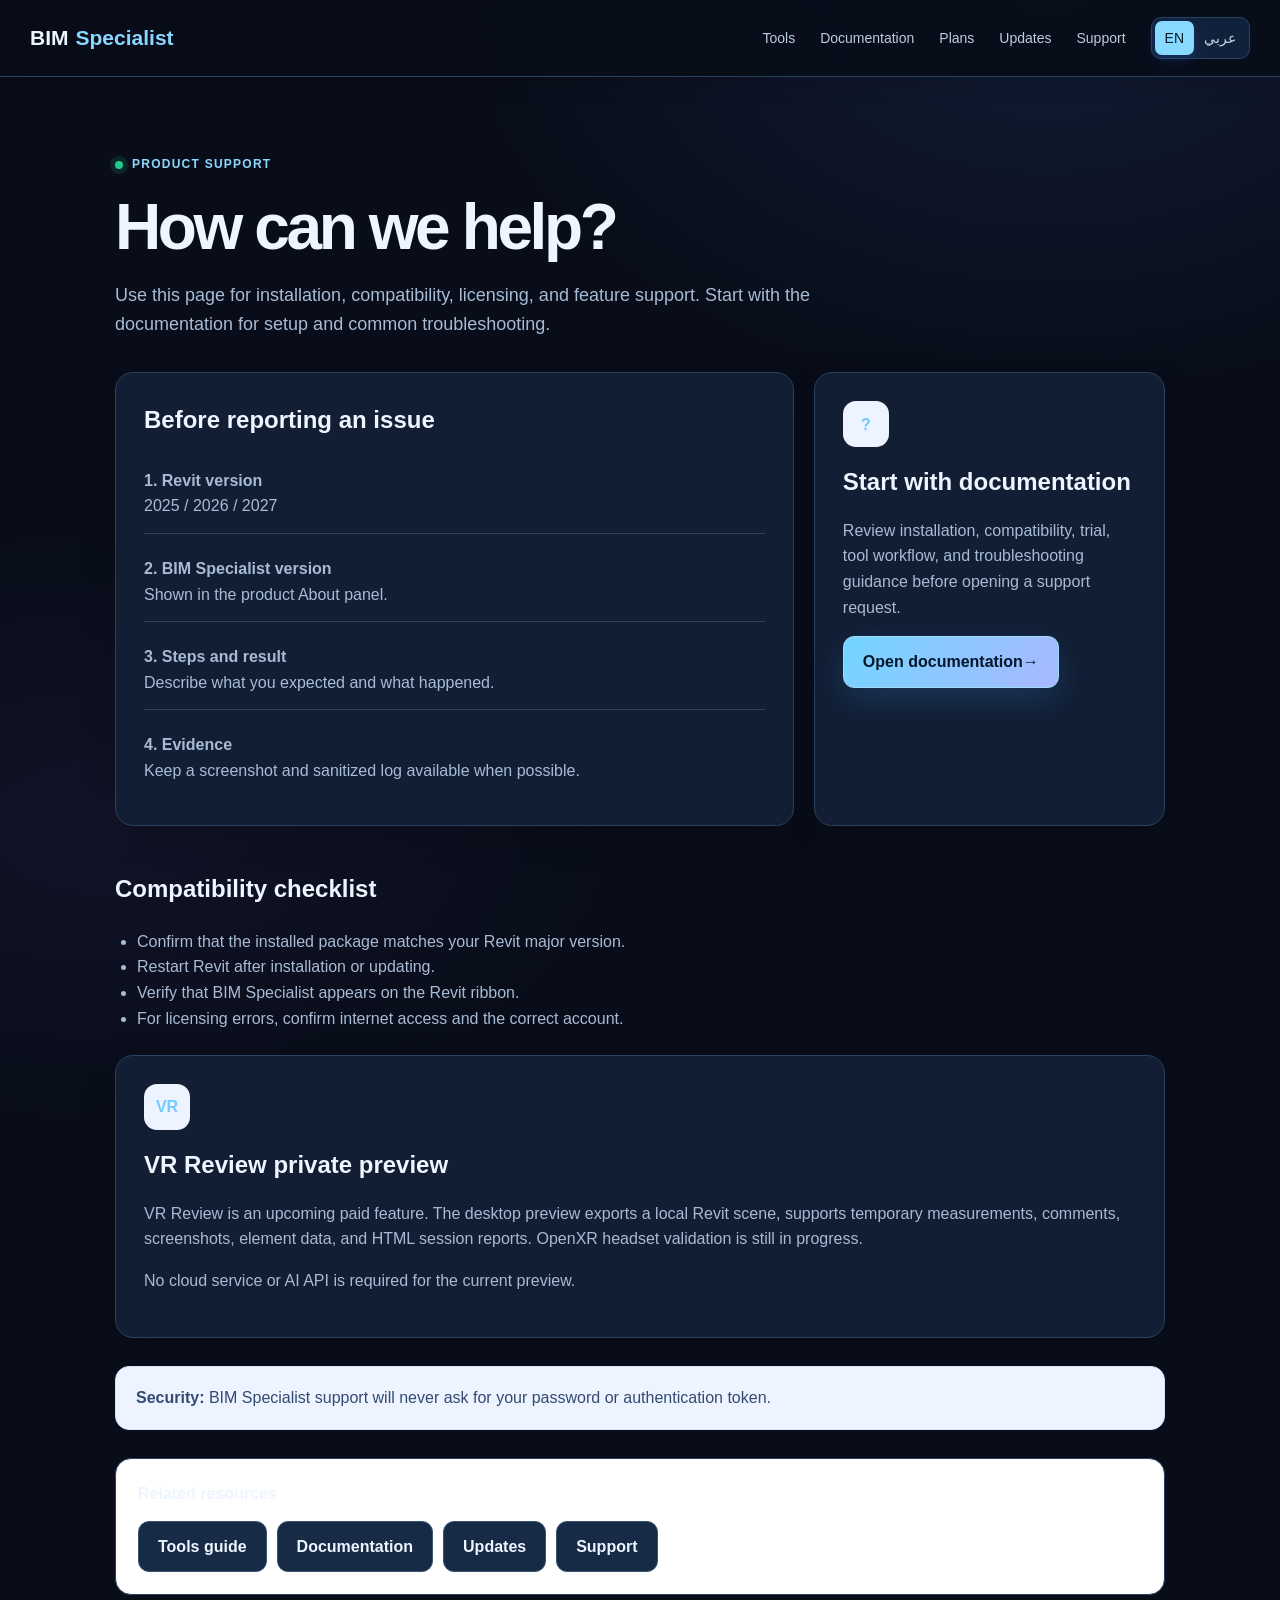
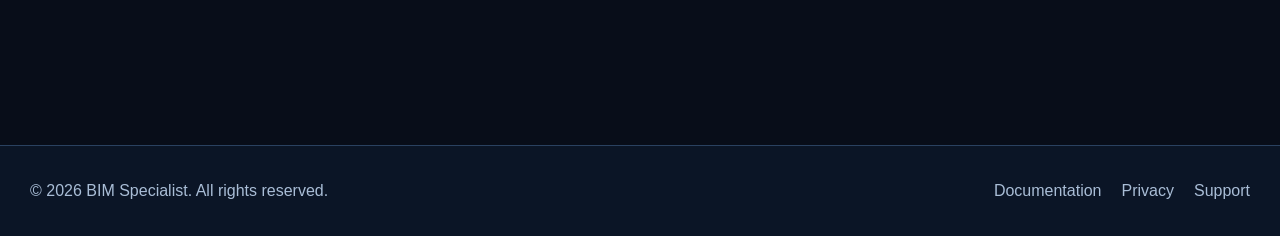
<file: support.html>
<!doctype html><html lang="en" dir="ltr" data-language="en"><head><meta charset="utf-8"><meta name="viewport" content="width=device-width,initial-scale=1"><meta name="theme-color" content="#050914"><title>Support | BIM Specialist</title><link rel="stylesheet" href="styles.css"><script src="script.js" defer></script><link rel="stylesheet" href="midnight-2026.css">
</head><body data-title-en="Support | BIM Specialist" data-title-ar="الدعم | BIM Specialist"><header class="nav"><nav class="navInner shell"><a class="brand" href="index.html">BIM <b>Specialist</b></a><div class="navLinks"><a href="index.html#tools"><span data-lang="en">Tools</span><span data-lang="ar">الأدوات</span></a><a href="documentation.html"><span data-lang="en">Documentation</span><span data-lang="ar">دليل الاستخدام</span></a><a href="index.html#pricing"><span data-lang="en">Plans</span><span data-lang="ar">الخطط</span></a><a href="support.html"><span data-lang="en">Support</span><span data-lang="ar">الدعم</span></a><div class="langSwitch"><button data-set-language="en">EN</button><button data-set-language="ar">عربي</button></div></div></nav></header><main class="legal shell"><div class="eyebrow"><span class="dot"></span><span data-lang="en">Product support</span><span data-lang="ar">دعم المنتج</span></div><h1 data-lang="en">How can we help?</h1><h1 data-lang="ar">كيف يمكننا مساعدتك؟</h1><p data-lang="en">Use this page for installation, compatibility, licensing, and feature support. Start with the documentation for setup and common troubleshooting.</p><p data-lang="ar">استخدم هذه الصفحة للحصول على مساعدة في التثبيت والتوافق والترخيص وميزات المنتج. ابدأ بدليل الاستخدام لإعداد البرنامج وحل المشكلات الشائعة.</p>
<div class="supportGrid"><section class="card"><h2 data-lang="en">Before reporting an issue</h2><h2 data-lang="ar">قبل الإبلاغ عن مشكلة</h2><div class="formGuide"><p><strong>1. <span data-lang="en">Revit version</span><span data-lang="ar">إصدار Revit</span></strong><br><span class="muted">2025 / 2026 / 2027</span></p><p><strong>2. <span data-lang="en">BIM Specialist version</span><span data-lang="ar">إصدار BIM Specialist</span></strong><br><span class="muted" data-lang="en">Shown in the product About panel.</span><span class="muted" data-lang="ar">يمكن العثور عليه في قسم «حول» داخل المنتج.</span></p><p><strong>3. <span data-lang="en">Steps and result</span><span data-lang="ar">الخطوات والنتيجة</span></strong><br><span class="muted" data-lang="en">Describe what you expected and what happened.</span><span class="muted" data-lang="ar">اذكر الخطوات التي نفذتها، وما الذي كنت تتوقعه، وما الذي حدث فعليًا.</span></p><p><strong>4. <span data-lang="en">Evidence</span><span data-lang="ar">المرفقات</span></strong><br><span class="muted" data-lang="en">Keep a screenshot and sanitized log available when possible.</span><span class="muted" data-lang="ar">أرفق صورة للشاشة وسجلًا منزوع البيانات الحساسة متى كان ذلك ممكنًا.</span></p></div></section>
<aside class="card"><span class="icon">?</span><h2 data-lang="en">Start with documentation</h2><h2 data-lang="ar">ابدأ بدليل الاستخدام</h2><p data-lang="en">Review installation, compatibility, trial, tool workflow, and troubleshooting guidance before opening a support request.</p><p data-lang="ar">راجع إرشادات التثبيت والتوافق والفترة التجريبية وطريقة استخدام الأدوات وحل المشكلات قبل إرسال طلب دعم.</p><a class="btn primary" href="documentation.html"><span data-lang="en">Open documentation</span><span data-lang="ar">فتح دليل الاستخدام</span> →</a></aside></div>
<h2 data-lang="en">Compatibility checklist</h2><h2 data-lang="ar">قائمة التحقق من التوافق</h2><ul><li data-lang="en">Confirm that the installed package matches your Revit major version.</li><li data-lang="ar">تأكد من أن الحزمة المثبتة تطابق الإصدار الرئيسي لبرنامج Revit.</li><li data-lang="en">Restart Revit after installation or updating.</li><li data-lang="ar">أعد تشغيل Revit بعد التثبيت أو التحديث.</li><li data-lang="en">Verify that BIM Specialist appears on the Revit ribbon.</li><li data-lang="ar">تأكد من ظهور BIM Specialist في شريط أدوات Revit.</li><li data-lang="en">For licensing errors, confirm internet access and the correct account.</li><li data-lang="ar">عند ظهور خطأ في الترخيص، تحقق من اتصال الإنترنت ومن استخدام الحساب الصحيح.</li></ul>
<section class="card" style="margin-top:24px"><span class="icon">VR</span><h2 data-lang="en">VR Review private preview</h2><h2 data-lang="ar">المعاينة الخاصة لأداة VR Review</h2><p data-lang="en">VR Review is an upcoming paid feature. The desktop preview exports a local Revit scene, supports temporary measurements, comments, screenshots, element data, and HTML session reports. OpenXR headset validation is still in progress.</p><p data-lang="ar">VR Review ميزة مدفوعة قادمة. تتيح المعاينة على سطح المكتب تصدير مشهد Revit محليًا، وإضافة قياسات مؤقتة وتعليقات ولقطات شاشة، وعرض بيانات العناصر، وإنشاء تقرير HTML للجلسة. وما زال التحقق باستخدام نظارة OpenXR قيد التنفيذ.</p><p class="muted" data-lang="en">No cloud service or AI API is required for the current preview.</p><p class="muted" data-lang="ar">لا تتطلب المعاينة الحالية أي خدمة سحابية أو واجهة API للذكاء الاصطناعي.</p></section><div class="notice"><strong data-lang="en">Security:</strong><strong data-lang="ar">الأمان:</strong> <span data-lang="en">BIM Specialist support will never ask for your password or authentication token.</span><span data-lang="ar">لن يطلب منك فريق دعم BIM Specialist كلمة المرور أو رمز المصادقة الخاص بك.</span></div></main><footer class="footer"><div class="footerInner shell"><span>© 2026 BIM Specialist. All rights reserved.</span><div class="footerLinks"><a href="documentation.html"><span data-lang="en">Documentation</span><span data-lang="ar">دليل الاستخدام</span></a><a href="privacy.html"><span data-lang="en">Privacy</span><span data-lang="ar">الخصوصية</span></a><a href="support.html"><span data-lang="en">Support</span><span data-lang="ar">الدعم</span></a></div></div></footer></body></html>
</file>
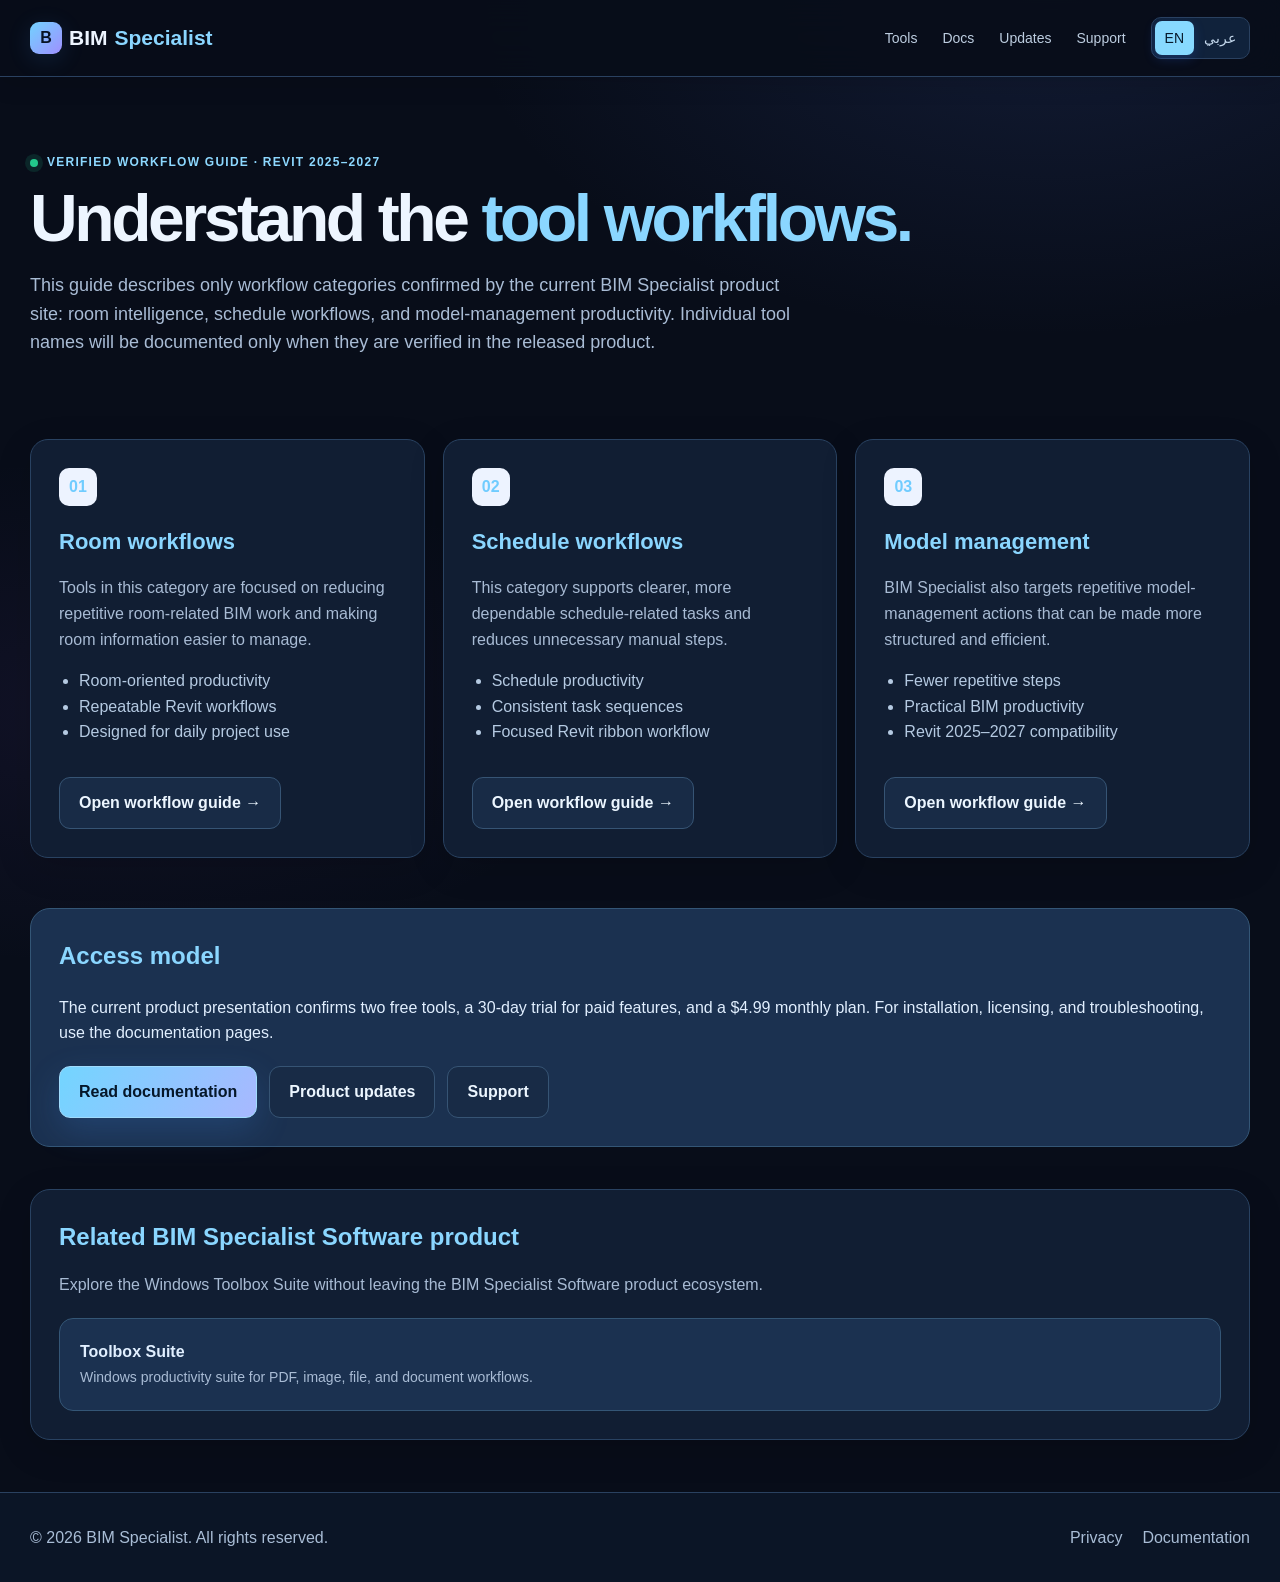
<file: tools.html>
<!doctype html>
<html lang="en" dir="ltr" data-language="en">
<head>
<meta charset="utf-8"><meta name="viewport" content="width=device-width,initial-scale=1">
<meta name="description" content="BIM Specialist tools guide for verified Revit room, schedule, and model-management workflows.">
<link rel="canonical" href="https://bimspecialist.github.io/bim-specialist/tools.html">
<meta property="og:type" content="website"><meta property="og:title" content="Tools Guide | BIM Specialist"><meta property="og:description" content="A practical guide to BIM Specialist workflow categories for Autodesk Revit 2025–2027.">
<title>Tools Guide | BIM Specialist</title><link rel="stylesheet" href="styles.css"><script src="script.js" defer></script><script src="workflow-seo.js" defer></script>
<style>.guideHero{padding:76px 0 34px}.guideHero h1{font-size:clamp(42px,6vw,66px);margin:12px 0 16px}.guideHero p{max-width:780px;color:var(--muted);font-size:18px}.guideGrid{display:grid;grid-template-columns:repeat(3,minmax(0,1fr));gap:18px;margin:30px 0 50px}.guideCard{padding:28px;border:1px solid var(--line);border-radius:18px;background:#fff;box-shadow:var(--shadow-sm)}.guideCard .num{display:inline-grid;place-items:center;width:38px;height:38px;border-radius:10px;background:#edf3ff;color:var(--blue);font-weight:900}.guideCard h2{margin:18px 0 8px;font-size:22px}.guideCard p{color:var(--muted)}.guideCard ul{padding-inline-start:20px;color:var(--muted)}.guideNote{padding:28px;margin:0 0 42px;border:1px solid #bfd2f2;border-radius:20px;background:linear-gradient(135deg,#fff,#edf4ff)}.guideNote h2{margin-top:0}.guideActions{display:flex;gap:12px;flex-wrap:wrap;margin-top:20px}.ecosystem{margin:0 0 52px;padding:28px;border:1px solid var(--line);border-radius:20px;background:#fff}.ecosystem h2{margin:0 0 8px}.ecosystem>p{max-width:760px;color:var(--muted)}.ecosystemGrid{display:grid;grid-template-columns:1fr;gap:14px;margin-top:20px}.ecosystemCard{display:block;padding:20px;border:1px solid var(--line);border-radius:14px;background:#f8fbff;transition:.18s}.ecosystemCard:hover{transform:translateY(-2px);border-color:#9db9ee}.ecosystemCard strong,.ecosystemCard span{display:block}.ecosystemCard span{margin-top:6px;color:var(--muted);font-size:14px}@media(max-width:850px){.guideGrid,.ecosystemGrid{grid-template-columns:1fr}.guideHero{padding-top:54px}}</style>
<link rel="stylesheet" href="midnight-2026.css">
</head>
<body data-title-en="Tools Guide | BIM Specialist" data-title-ar="دليل الأدوات | BIM Specialist">
<header class="nav"><nav class="shell navInner"><a class="brand" href="index.html"><span class="brandMark">B</span>BIM <b>Specialist</b></a><div class="navLinks"><a href="index.html#tools"><span data-lang="en">Tools</span><span data-lang="ar">الأدوات</span></a><a href="documentation.html"><span data-lang="en">Docs</span><span data-lang="ar">الدليل</span></a><a href="updates.html"><span data-lang="en">Updates</span><span data-lang="ar">التحديثات</span></a><a href="support.html"><span data-lang="en">Support</span><span data-lang="ar">الدعم</span></a><div class="langSwitch"><button data-set-language="en">EN</button><button data-set-language="ar">عربي</button></div></div></nav></header>
<main class="shell">
<section class="guideHero"><div class="eyebrow"><span class="dot"></span><span data-lang="en">Verified workflow guide · Revit 2025–2027</span><span data-lang="ar">دليل موثّق لسير العمل · Revit 2025–2027</span></div><h1 data-lang="en">Understand the <span>tool workflows.</span></h1><h1 data-lang="ar">تعرّف على <span>طريقة عمل الأدوات.</span></h1><p data-lang="en">This guide describes only workflow categories confirmed by the current BIM Specialist product site: room intelligence, schedule workflows, and model-management productivity. Individual tool names will be documented only when they are verified in the released product.</p><p data-lang="ar">يعرض هذا الدليل فئات سير العمل المؤكدة حاليًا في BIM Specialist، وتشمل مهام الغرف والجداول وإدارة النموذج. لن تُضاف أسماء أدوات محددة إلا بعد التحقق منها في الإصدار المنشور من المنتج.</p></section>
<section class="guideGrid">
<article class="guideCard"><span class="num">01</span><h2><span data-lang="en">Room workflows</span><span data-lang="ar">مهام الغرف</span></h2><p><span data-lang="en">Tools in this category are focused on reducing repetitive room-related BIM work and making room information easier to manage.</span><span data-lang="ar">تركز هذه الفئة على تقليل المهام المتكررة المتعلقة بالغرف وتسهيل إدارة بياناتها داخل نموذج BIM.</span></p><ul><li><span data-lang="en">Room-oriented productivity</span><span data-lang="ar">تحسين إنتاجية مهام الغرف</span></li><li><span data-lang="en">Repeatable Revit workflows</span><span data-lang="ar">خطوات عمل واضحة وقابلة للتكرار في Revit</span></li><li><span data-lang="en">Designed for daily project use</span><span data-lang="ar">مناسبة للاستخدام اليومي في المشاريع</span></li></ul></article>
<article class="guideCard"><span class="num">02</span><h2><span data-lang="en">Schedule workflows</span><span data-lang="ar">مهام الجداول</span></h2><p><span data-lang="en">This category supports clearer, more dependable schedule-related tasks and reduces unnecessary manual steps.</span><span data-lang="ar">تساعد هذه الفئة على تنفيذ مهام الجداول بصورة أوضح وأكثر اتساقًا، مع تقليل الخطوات اليدوية غير الضرورية.</span></p><ul><li><span data-lang="en">Schedule productivity</span><span data-lang="ar">رفع كفاءة العمل على الجداول</span></li><li><span data-lang="en">Consistent task sequences</span><span data-lang="ar">تسلسل مهام أكثر تنظيمًا واتساقًا</span></li><li><span data-lang="en">Focused Revit ribbon workflow</span><span data-lang="ar">تنفيذ مباشر من شريط BIM Specialist داخل Revit</span></li></ul></article>
<article class="guideCard"><span class="num">03</span><h2><span data-lang="en">Model management</span><span data-lang="ar">إدارة النموذج</span></h2><p><span data-lang="en">BIM Specialist also targets repetitive model-management actions that can be made more structured and efficient.</span><span data-lang="ar">يساعد BIM Specialist أيضًا في تنظيم إجراءات إدارة النموذج المتكررة وتنفيذها بكفاءة أكبر.</span></p><ul><li><span data-lang="en">Fewer repetitive steps</span><span data-lang="ar">تقليل الخطوات المتكررة</span></li><li><span data-lang="en">Practical BIM productivity</span><span data-lang="ar">أدوات عملية لتحسين إنتاجية BIM</span></li><li><span data-lang="en">Revit 2025–2027 compatibility</span><span data-lang="ar">متوافق مع Revit 2025–2027</span></li></ul></article>
</section>
<section class="guideNote"><h2><span data-lang="en">Access model</span><span data-lang="ar">التجربة والاشتراك</span></h2><p><span data-lang="en">The current product presentation confirms two free tools, a 30-day trial for paid features, and a $4.99 monthly plan. For installation, licensing, and troubleshooting, use the documentation pages.</span><span data-lang="ar">يوفر المنتج حاليًا أداتين مجانيتين، وتجربة لمدة 30 يومًا للميزات المدفوعة، وخطة شهرية بسعر 4.99 دولار. للحصول على إرشادات التثبيت والترخيص وحل المشكلات، راجع دليل الاستخدام.</span></p><div class="guideActions"><a class="btn primary" href="documentation.html"><span data-lang="en">Read documentation</span><span data-lang="ar">قراءة دليل الاستخدام</span></a><a class="btn" href="updates.html"><span data-lang="en">Product updates</span><span data-lang="ar">تحديثات المنتج</span></a><a class="btn" href="support.html"><span data-lang="en">Support</span><span data-lang="ar">الدعم</span></a></div></section>
<section class="ecosystem" aria-label="BIM Specialist Software ecosystem"><h2><span data-lang="en">Related BIM Specialist Software product</span><span data-lang="ar">منتج آخر من BIM Specialist Software</span></h2><p><span data-lang="en">Explore the Windows Toolbox Suite without leaving the BIM Specialist Software product ecosystem.</span><span data-lang="ar">يمكنك استعراض Toolbox Suite لنظام Windows ضمن منظومة منتجات BIM Specialist Software.</span></p><div class="ecosystemGrid"><a class="ecosystemCard" href="https://bimspecialist.github.io/microsoft-tools/toolbox-suite/"><strong>Toolbox Suite</strong><span data-lang="en">Windows productivity suite for PDF, image, file, and document workflows.</span><span data-lang="ar">حزمة إنتاجية لنظام Windows لإدارة مهام PDF والصور والملفات والمستندات.</span></a></div></section>
</main>
<footer class="footer"><div class="footerInner shell"><span>© 2026 BIM Specialist. All rights reserved.</span><div class="footerLinks"><a href="privacy.html"><span data-lang="en">Privacy</span><span data-lang="ar">الخصوصية</span></a><a href="documentation.html"><span data-lang="en">Documentation</span><span data-lang="ar">دليل الاستخدام</span></a></div></div></footer>
</body></html>
</file>
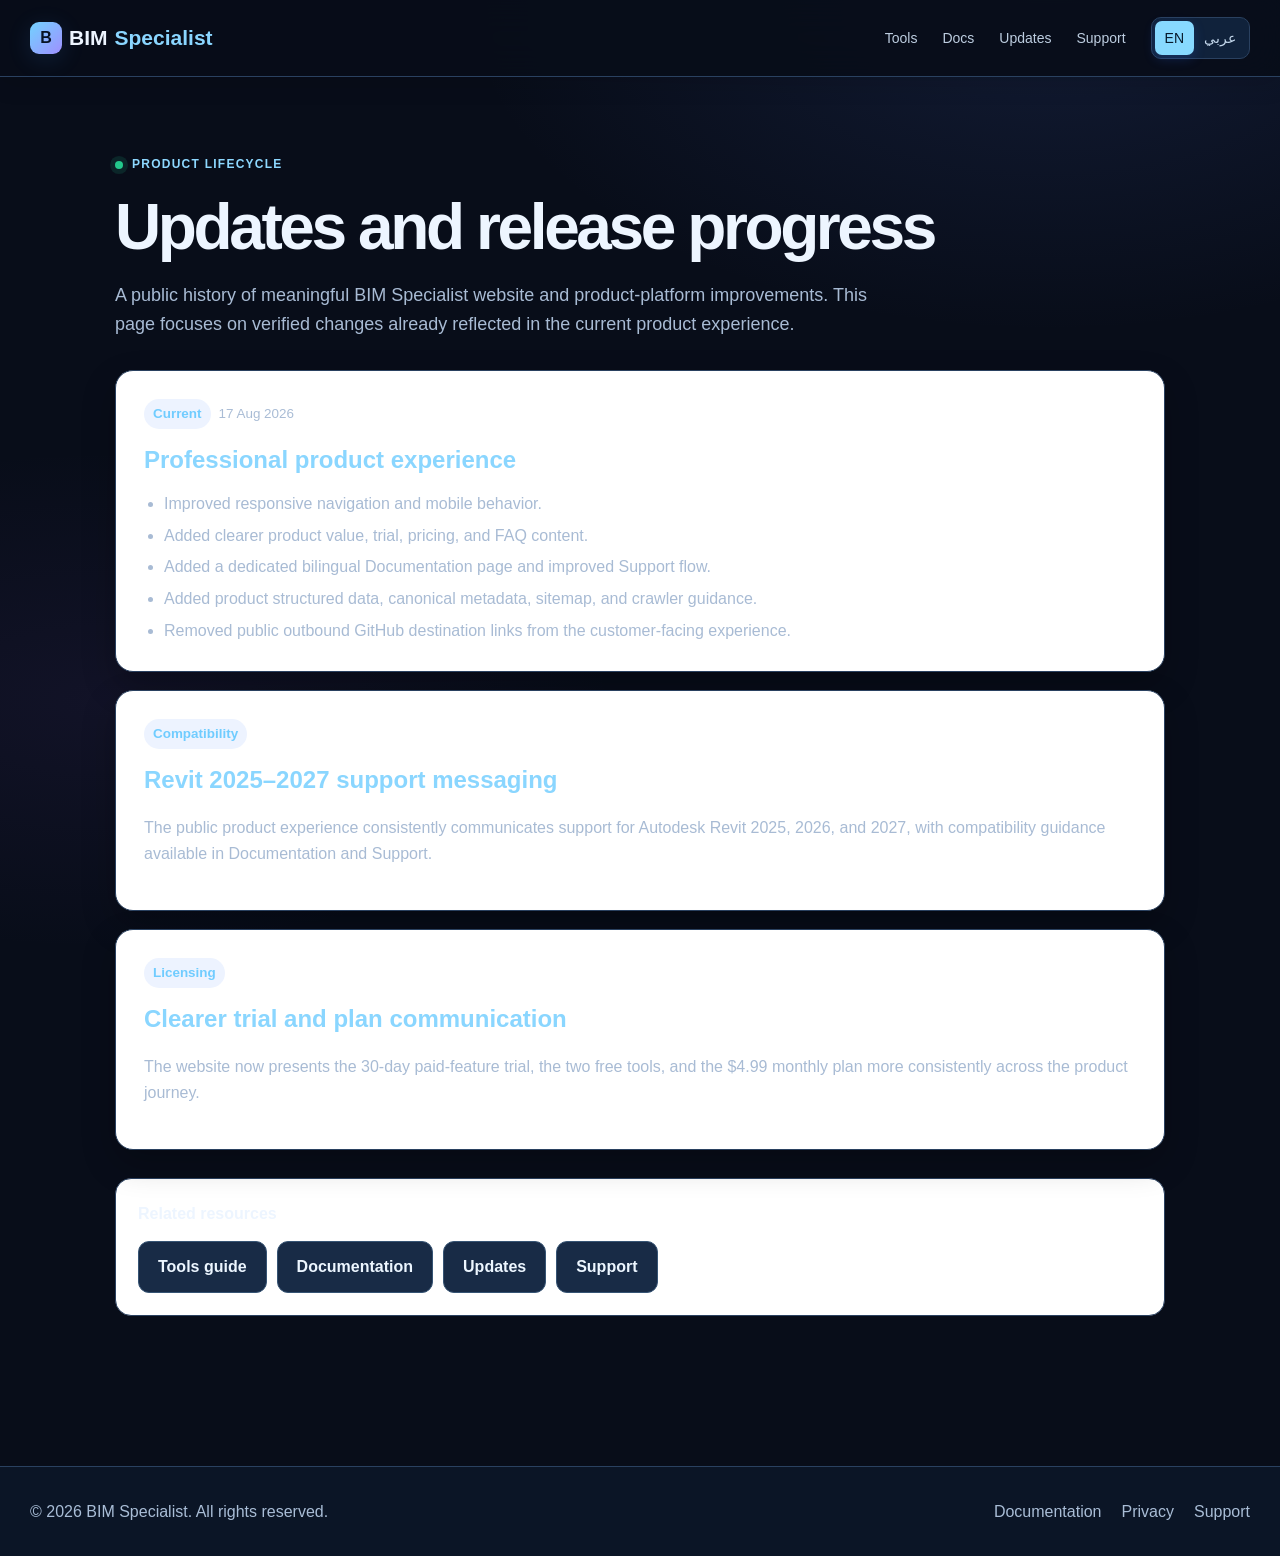
<file: updates.html>
<!doctype html><html lang="en" dir="ltr" data-language="en"><head><meta charset="utf-8"><meta name="viewport" content="width=device-width,initial-scale=1"><meta name="description" content="BIM Specialist product updates, improvements, compatibility notes, and release progress."><title>Updates | BIM Specialist</title><link rel="canonical" href="https://bimspecialist.github.io/bim-specialist/updates.html"><link rel="stylesheet" href="styles.css"><script src="script.js" defer></script><style>.updateList{display:grid;gap:18px;margin-top:32px}.updateItem{padding:28px;border:1px solid var(--line);border-radius:18px;background:#fff;box-shadow:var(--shadow-sm)}.updateMeta{display:flex;flex-wrap:wrap;gap:8px;align-items:center;color:var(--muted);font-size:.84rem}.updateBadge{display:inline-flex;padding:4px 9px;border-radius:999px;background:#edf3ff;color:var(--blue);font-weight:800}.updateItem h2{margin:12px 0 8px}.updateItem ul{margin:12px 0 0;padding-inline-start:20px;color:var(--muted)}.updateItem li+li{margin-top:6px}</style><link rel="stylesheet" href="midnight-2026.css">
</head><body data-title-en="Updates | BIM Specialist" data-title-ar="التحديثات | BIM Specialist"><header class="nav"><nav class="shell navInner"><a class="brand" href="index.html"><span class="brandMark">B</span>BIM <b>Specialist</b></a><div class="navLinks"><a href="index.html#tools"><span data-lang="en">Tools</span><span data-lang="ar">الأدوات</span></a><a href="documentation.html"><span data-lang="en">Docs</span><span data-lang="ar">دليل الاستخدام</span></a><a href="updates.html"><span data-lang="en">Updates</span><span data-lang="ar">التحديثات</span></a><a href="support.html"><span data-lang="en">Support</span><span data-lang="ar">الدعم</span></a><div class="langSwitch"><button data-set-language="en">EN</button><button data-set-language="ar">عربي</button></div></div></nav></header><main class="legal shell"><div class="eyebrow"><span class="dot"></span><span data-lang="en">Product lifecycle</span><span data-lang="ar">تطوير المنتج</span></div><h1 data-lang="en">Updates and release progress</h1><h1 data-lang="ar">التحديثات وتطور الإصدارات</h1><p data-lang="en">A public history of meaningful BIM Specialist website and product-platform improvements. This page focuses on verified changes already reflected in the current product experience.</p><p data-lang="ar">سجل عام لأبرز التحسينات التي أُجريت على موقع BIM Specialist ومنصة المنتج، مع التركيز على التغييرات المؤكدة والمطبقة فعليًا في تجربة المنتج الحالية.</p><section class="updateList"><article class="updateItem"><div class="updateMeta"><span class="updateBadge"><span data-lang="en">Current</span><span data-lang="ar">الحالي</span></span><time datetime="2026-08-17">17 Aug 2026</time></div><h2><span data-lang="en">Professional product experience</span><span data-lang="ar">تجربة منتج أكثر احترافية</span></h2><ul data-lang="en"><li>Improved responsive navigation and mobile behavior.</li><li>Added clearer product value, trial, pricing, and FAQ content.</li><li>Added a dedicated bilingual Documentation page and improved Support flow.</li><li>Added product structured data, canonical metadata, sitemap, and crawler guidance.</li><li>Removed public outbound GitHub destination links from the customer-facing experience.</li></ul><ul data-lang="ar"><li>تحسين التنقل وتجربة الاستخدام على الشاشات الصغيرة والجوال.</li><li>توضيح قيمة المنتج والفترة التجريبية والتسعير والأسئلة الشائعة.</li><li>إضافة صفحة مخصصة لدليل الاستخدام باللغتين وتحسين مسار الوصول إلى الدعم.</li><li>إضافة البيانات المنظمة وبيانات Canonical وخريطة الموقع وإرشادات محركات البحث.</li><li>إزالة روابط GitHub الخارجية من الصفحات العامة الموجهة للمستخدم.</li></ul></article><article class="updateItem"><div class="updateMeta"><span class="updateBadge"><span data-lang="en">Compatibility</span><span data-lang="ar">التوافق</span></span></div><h2><span data-lang="en">Revit 2025–2027 support messaging</span><span data-lang="ar">توضيح دعم Revit 2025–2027</span></h2><p data-lang="en">The public product experience consistently communicates support for Autodesk Revit 2025, 2026, and 2027, with compatibility guidance available in Documentation and Support.</p><p data-lang="ar">توضح الصفحات العامة بشكل موحد دعم Autodesk Revit 2025 و2026 و2027، مع توفير إرشادات التوافق في دليل الاستخدام وصفحة الدعم.</p></article><article class="updateItem"><div class="updateMeta"><span class="updateBadge"><span data-lang="en">Licensing</span><span data-lang="ar">الترخيص</span></span></div><h2><span data-lang="en">Clearer trial and plan communication</span><span data-lang="ar">توضيح التجربة والخطة</span></h2><p data-lang="en">The website now presents the 30-day paid-feature trial, the two free tools, and the $4.99 monthly plan more consistently across the product journey.</p><p data-lang="ar">يعرض الموقع الآن تجربة الميزات المدفوعة لمدة 30 يومًا، والأداتين المجانيتين، والخطة الشهرية بسعر 4.99 دولار بصورة أكثر اتساقًا في مختلف صفحات المنتج.</p></article></section></main><footer class="footer"><div class="footerInner shell"><span>© 2026 BIM Specialist. All rights reserved.</span><div class="footerLinks"><a href="documentation.html"><span data-lang="en">Documentation</span><span data-lang="ar">دليل الاستخدام</span></a><a href="privacy.html"><span data-lang="en">Privacy</span><span data-lang="ar">الخصوصية</span></a><a href="support.html"><span data-lang="en">Support</span><span data-lang="ar">الدعم</span></a></div></div></footer></body></html>
</file>
<file: styles.css>
:root{--bg:#f4f7fc;--ink:#0b1733;--muted:#5f6f8e;--blue:#2f66ed;--cyan:#27b9ff;--line:#dce5f4;--panel:#fff;--max:1220px;--radius:17px;--shadow-sm:0 10px 28px rgba(30,62,117,.08);--shadow-md:0 22px 60px rgba(30,62,117,.14)}*{box-sizing:border-box}html{scroll-behavior:smooth}body{margin:0;background:var(--bg);color:var(--ink);font-family:Inter,"Segoe UI",Arial,sans-serif;line-height:1.6;-webkit-font-smoothing:antialiased;text-rendering:optimizeLegibility}body[dir=rtl]{font-family:"Segoe UI",Tahoma,Arial,sans-serif}a{color:inherit;text-decoration:none}button{font:inherit}[hidden]{display:none!important}:focus-visible{outline:3px solid rgba(47,102,237,.38);outline-offset:3px}.shell{width:min(var(--max),calc(100% - 42px));margin:auto}.nav{position:sticky;top:0;z-index:50;background:#ffffffeb;backdrop-filter:blur(18px);border-bottom:1px solid var(--line);transition:box-shadow .2s ease,background .2s ease}.nav.scrolled{background:rgba(255,255,255,.97);box-shadow:0 10px 32px rgba(26,48,88,.1)}.navInner{min-height:76px;display:flex;align-items:center;justify-content:space-between;gap:18px}.brand{display:flex;align-items:center;gap:7px;font-size:21px;font-weight:850;white-space:nowrap}.brand b{color:var(--blue)}.brandMark{display:grid;place-items:center;width:32px;height:32px;border-radius:9px;color:#fff;background:linear-gradient(140deg,var(--blue),var(--cyan));font-size:16px;box-shadow:0 8px 18px rgba(47,102,237,.22)}.navLinks{display:flex;align-items:center;gap:25px;color:var(--muted);font-size:14px}.navLinks>a{position:relative;padding:9px 0;transition:color .18s ease}.navLinks>a:hover{color:var(--ink)}.navLinks>a:after{content:"";position:absolute;left:0;right:0;bottom:3px;height:2px;border-radius:2px;background:var(--blue);transform:scaleX(0);transition:transform .18s ease}.navLinks>a:hover:after{transform:scaleX(1)}.langSwitch{display:flex;border:1px solid var(--line);padding:3px;border-radius:10px;background:#fff}.langSwitch button{border:0;background:transparent;padding:6px 10px;color:var(--muted);border-radius:7px;cursor:pointer}.langSwitch button.active{background:var(--blue);color:white;box-shadow:0 4px 12px rgba(47,102,237,.22)}.mobileMenuToggle{display:none;width:42px;height:42px;border:1px solid var(--line);border-radius:10px;background:#fff;color:var(--ink);cursor:pointer;align-items:center;justify-content:center;font-weight:800}.hero{min-height:720px;padding:92px 0 80px;display:grid;grid-template-columns:1.02fr .98fr;gap:58px;align-items:center}.eyebrow,.kicker{color:var(--blue);font-weight:800;text-transform:uppercase;letter-spacing:1.25px;font-size:12px}.eyebrow{display:flex;align-items:center;gap:9px}.dot{width:8px;height:8px;border-radius:50%;background:#23c98c;box-shadow:0 0 0 5px #23c98c22}h1{font-size:clamp(46px,6vw,74px);line-height:1.04;letter-spacing:-3.4px;margin:20px 0}html[dir=rtl] h1{letter-spacing:0}h1 span,h2 span{color:var(--blue)}.lead{font-size:19px;color:var(--muted);max-width:690px}.actions{display:flex;gap:12px;flex-wrap:wrap;margin:30px 0}.btn{display:inline-flex;align-items:center;justify-content:center;min-height:48px;padding:12px 19px;border:1px solid var(--line);border-radius:11px;background:#fff;font-weight:750;transition:transform .18s ease,box-shadow .18s ease,border-color .18s ease}.btn:hover{transform:translateY(-2px);box-shadow:var(--shadow-sm);border-color:#c9d9f2}.btn.primary{color:#fff;background:linear-gradient(135deg,var(--blue),#3e7cff);border-color:var(--blue);box-shadow:0 13px 30px #2f66ed33}.btn.primary:hover{box-shadow:0 16px 38px rgba(47,102,237,.32)}.stats{display:grid;grid-template-columns:repeat(3,1fr);gap:10px;border-top:1px solid var(--line);margin-top:50px;padding-top:25px}.stats>div{padding:10px 14px 10px 0;border-radius:12px}.stats strong,.stats small{display:block}.stats strong{font-size:23px;letter-spacing:-.4px}.stats small{color:var(--muted)}.heroVisual{position:relative;background:linear-gradient(145deg,#ddecff,#fff);padding:17px;border:1px solid #ccdaf2;border-radius:24px;box-shadow:var(--shadow-md);transform:rotate(1deg);transition:transform .25s ease,box-shadow .25s ease}.heroVisual:hover{transform:rotate(0) translateY(-3px);box-shadow:0 34px 82px rgba(55,93,157,.22)}.heroVisual img{display:block;width:100%;border-radius:12px}.visualTag{position:absolute;right:28px;bottom:-18px;padding:9px 13px;border-radius:9px;background:#101a32;color:#fff;font-size:12px;box-shadow:0 12px 28px #101a3240}.valueBand{padding:0 0 32px}.valueGrid{display:grid;grid-template-columns:repeat(3,1fr);gap:16px}.valueGrid article{background:#fff;border:1px solid var(--line);border-radius:16px;padding:24px;box-shadow:var(--shadow-sm)}.valueGrid strong{display:block;font-size:17px;margin:14px 0 7px}.valueGrid p{margin:0;color:var(--muted)}.valueIcon{display:inline-flex;align-items:center;justify-content:center;min-width:38px;height:30px;padding:0 9px;border-radius:999px;background:#edf3ff;color:var(--blue);font-weight:850;font-size:12px}.section{padding:96px 0}.sectionHead{display:flex;justify-content:space-between;align-items:end;gap:30px;margin-bottom:40px}.sectionHead h2,.priceCard h2{font-size:clamp(35px,4vw,52px);line-height:1.08;letter-spacing:-2px;margin:8px 0}.sectionHead p{max-width:480px;color:var(--muted)}.toolGrid{display:grid;grid-template-columns:1fr 1fr;gap:18px}.tool{display:grid;grid-template-columns:auto 1fr auto;gap:18px;align-items:start;padding:27px;border-radius:var(--radius);border:1px solid var(--line);background:var(--panel);box-shadow:0 1px 0 rgba(255,255,255,.7);transition:transform .18s ease,box-shadow .18s ease,border-color .18s ease}.tool:hover{transform:translateY(-4px);box-shadow:var(--shadow-sm);border-color:#c7d9f4}.tool i{display:grid;place-items:center;width:46px;height:46px;border-radius:12px;background:#edf3ff;color:var(--blue);font-style:normal;font-weight:900}.tool h3{margin:0;font-size:19px}.tool p{color:var(--muted);margin:5px 0}.tool>b{font-size:11px;color:#8055d8;background:#f2ecff;padding:4px 8px;border-radius:999px}.tool.free>b{color:#087e5c;background:#def8ee}.galleryBand{background:linear-gradient(145deg,#0b1429,#101d38);color:white}.galleryBand .sectionHead p,.galleryBand figcaption{color:#aebbd3}.gallery{display:grid;grid-template-columns:1fr 1fr;gap:18px}.gallery figure{margin:0;background:#111e38;border:1px solid #253554;border-radius:18px;overflow:hidden;box-shadow:0 18px 40px rgba(0,0,0,.14);transition:transform .18s ease,border-color .18s ease}.gallery figure:hover{transform:translateY(-3px);border-color:#34517f}.gallery figure.wide{grid-column:1/-1}.gallery img{display:block;width:100%;max-height:520px;object-fit:contain;background:#fff}.gallery figcaption{padding:15px 18px}.priceCard{display:grid;grid-template-columns:1fr auto;align-items:center;gap:55px;padding:48px;border-radius:24px;background:linear-gradient(135deg,#fff,#eaf2ff);border:1px solid #bfd2f2;box-shadow:var(--shadow-sm)}.priceCard p{color:var(--muted);max-width:710px}.price{min-width:230px;padding:27px;border-radius:18px;background:linear-gradient(145deg,#0d1931,#13274a);color:#fff;box-shadow:0 18px 40px rgba(13,25,49,.2)}.price small,.price span,.price strong{display:block}.price small,.price span{color:#b9c7df}.price strong{font-size:49px;line-height:1.15;margin:8px 0}.faqSection{padding-top:40px}.faqGrid{display:grid;grid-template-columns:1fr 1fr;gap:14px}.faqGrid details{background:#fff;border:1px solid var(--line);border-radius:15px;padding:0 20px;box-shadow:0 6px 20px rgba(30,62,117,.05)}.faqGrid summary{cursor:pointer;list-style:none;padding:20px 28px 20px 0;font-weight:800;position:relative}.faqGrid summary::-webkit-details-marker{display:none}.faqGrid summary:after{content:"+";position:absolute;right:0;top:17px;font-size:22px;color:var(--blue);font-weight:500}.faqGrid details[open] summary:after{content:"–"}.faqGrid p{color:var(--muted);margin:0 0 20px}.faqActions{display:flex;gap:12px;flex-wrap:wrap;margin-top:24px}.legal{padding:78px 0 96px;max-width:1050px}.legal>p{max-width:780px;color:var(--muted);font-size:18px}.legal h1{font-size:clamp(42px,6vw,64px)}.legal h2{margin-top:38px}.supportGrid{display:grid;grid-template-columns:minmax(0,1.45fr) minmax(280px,.75fr);gap:20px;margin:34px 0 44px}.card{background:#fff;border:1px solid var(--line);border-radius:18px;padding:28px;box-shadow:var(--shadow-sm)}.card h2{margin:0 0 14px}.card p{color:var(--muted)}.formGuide{display:grid;gap:8px}.formGuide p{margin:0;padding:14px 0;border-bottom:1px solid var(--line)}.formGuide p:last-child{border-bottom:0}.muted{color:var(--muted)}.icon{display:grid;place-items:center;width:46px;height:46px;border-radius:13px;background:#edf3ff;color:var(--blue);font-weight:900;margin-bottom:16px}.notice{margin-top:28px;padding:18px 20px;border-radius:14px;background:#edf3ff;border:1px solid #d4e2fa;color:#334b72}.legal ul{padding-inline-start:22px;color:var(--muted)}footer,.footer{background:#fff;border-top:1px solid var(--line);padding:32px 0;color:var(--muted)}.footerInner{display:flex;justify-content:space-between;align-items:center;gap:24px}.footerInner div,.footerLinks{display:flex;gap:20px;flex-wrap:wrap}.footer a:hover{color:var(--blue)}[data-lang]{display:none}html[data-language=en] [data-lang=en],html[data-language=ar] [data-lang=ar]{display:revert}html[dir=rtl] .stats>div{padding:10px 0 10px 14px}html[dir=rtl] .faqGrid summary{padding:20px 0 20px 28px}html[dir=rtl] .faqGrid summary:after{right:auto;left:0}@media(max-width:900px){.hero{grid-template-columns:1fr;min-height:auto;padding-top:70px}.toolGrid,.valueGrid,.faqGrid{grid-template-columns:1fr}.sectionHead{display:block}.gallery{grid-template-columns:1fr}.gallery figure.wide{grid-column:auto}.priceCard{grid-template-columns:1fr}.supportGrid{grid-template-columns:1fr}.mobileMenuToggle{display:inline-flex}.navInner{position:relative}.navLinks{position:absolute;top:calc(100% + 1px);left:0;right:0;display:none;flex-direction:column;align-items:stretch;gap:2px;padding:14px 20px 18px;background:#fff;border-bottom:1px solid var(--line);box-shadow:0 18px 36px rgba(22,48,93,.12)}.navLinks.open{display:flex}.navLinks>a{padding:11px 4px}.navLinks>a:after{display:none}.langSwitch{align-self:flex-start;margin-top:5px}.heroVisual{max-width:760px;margin-inline:auto}}@media(max-width:600px){.shell{width:min(var(--max),calc(100% - 26px))}.navInner{min-height:68px}.hero{padding:52px 0 62px;gap:38px}h1{font-size:44px;letter-spacing:-2px}.lead{font-size:17px}.heroVisual{transform:none}.stats{grid-template-columns:1fr;gap:6px;margin-top:34px}.stats>div{padding:8px 0}.valueBand{padding-bottom:10px}.section{padding:70px 0}.tool{grid-template-columns:auto 1fr;padding:22px}.tool>b{grid-column:2}.priceCard{padding:28px}.price{min-width:0;width:100%}.legal{padding:56px 0 70px}.card{padding:22px}.footerInner{display:block}.footerInner div,.footerLinks{margin-top:12px}.actions .btn,.faqActions .btn{width:100%}}@media(prefers-reduced-motion:reduce){html{scroll-behavior:auto}*,*:before,*:after{transition:none!important;animation:none!important}}

/* Language visibility must win over component display rules such as .stats small or .docsSteps. */
html[data-language="en"] [data-lang="ar"],html[data-language="ar"] [data-lang="en"]{display:none!important}

/* Arabic reading mode: consistent RTL flow and clearer mixed Arabic/Latin product terms. */
html[dir="rtl"] body{direction:rtl;text-align:right;line-height:1.75;font-family:Tahoma,"Segoe UI",Arial,sans-serif}
html[dir="rtl"] [data-lang="ar"]{direction:rtl;unicode-bidi:isolate;letter-spacing:0!important;text-align:right}
html[dir="rtl"] .docsHero,html[dir="rtl"] .docsNav,html[dir="rtl"] .docsSection,html[dir="rtl"] .legal,html[dir="rtl"] .card,html[dir="rtl"] .tool,html[dir="rtl"] .valueGrid article,html[dir="rtl"] .faqGrid details{text-align:right}
html[dir="rtl"] .docsNav a,html[dir="rtl"] .docsSection p,html[dir="rtl"] .docsSection li,html[dir="rtl"] .legal p,html[dir="rtl"] .legal li,html[dir="rtl"] .tool p,html[dir="rtl"] .faqGrid p{line-height:1.85}
html[dir="rtl"] .stats small{line-height:1.7}
html[dir="rtl"] .navLinks{direction:rtl}
</file>
<file: midnight-2026.css>
/* Midnight Tech — additive visual layer, 2026-11-01. Existing workflows unchanged. */
:root{color-scheme:dark;--bg:#080d19;--ink:#edf5ff;--muted:#a9bcd5;--blue:#70ccff;--cyan:#89d9ff;--line:#2a4160;--panel:#111b30;--radius:17px;--shadow-sm:0 14px 34px rgba(0,0,0,.23);--shadow-md:0 26px 70px rgba(0,0,0,.34)}
html{scroll-padding-top:88px}
body{background:radial-gradient(ellipse 60% 28% at 82% 0%,rgba(68,98,187,.17),transparent 76%),radial-gradient(ellipse 55% 22% at 8% 45%,rgba(117,75,182,.09),transparent 73%),var(--bg);color:var(--ink)}
:focus-visible{outline:3px solid #93d9ff;outline-offset:3px}
.nav,.nav.scrolled{background:rgba(8,13,25,.93);border-color:var(--line);box-shadow:0 5px 26px #0002}
.brand b,h1 span,h2 span{color:#8ad6ff}
.brandMark{color:#071324;background:linear-gradient(135deg,#72d2ff,#9f90ff);box-shadow:0 5px 24px #459bff24}
.navLinks,.navLinks>a{color:#bdcde0}
.navLinks>a:hover,.navLinks>a:focus-visible{color:#fff}
.navLinks>a:after{background:linear-gradient(90deg,#6dcfff,#9c85fa)}
.langSwitch{border-color:var(--line);background:#10223b}
.langSwitch button{color:#c5d9ed;background:transparent}
.langSwitch button.active{color:#07192b;background:#87d9ff}
.mobileMenuToggle{background:#152740;color:#e9f5ff;border-color:#3a5677}
.hero{gap:clamp(24px,4.5vw,70px)}
.hero h1{letter-spacing:-.045em}
html[dir=rtl] .hero h1{letter-spacing:0}
.lead,.sectionHead p{color:var(--muted)}
.eyebrow,.kicker{color:#8dd8ff}
.btn{background:#182b46;color:#ecf6ff;border:1px solid #365474;transition:transform .16s ease,border-color .16s ease,background .16s ease,box-shadow .16s ease}
.btn:hover{background:#203954;border-color:#79b9f4;transform:translateY(-2px)}
.btn.primary{color:#05172a;background:linear-gradient(120deg,#73d5ff,#a8b8ff);border-color:#a0dbfc;box-shadow:0 12px 34px #428ced33}
.btn.primary:hover{background:linear-gradient(120deg,#a1e5ff,#c5c5ff);box-shadow:0 14px 40px #428ced45}
.stats{border-color:var(--line)}
.stats small{color:#a8bbd4}
.heroVisual{background:linear-gradient(145deg,#15243c,#0c1526);border-color:#2c4563;box-shadow:var(--shadow-md)}
.heroVisual:hover{box-shadow:0 34px 85px #0007}
.visualTag,.valueGrid article,.tool,.priceCard,.faqGrid details,.card,.guideCard,.ecosystem,.docsNav,.docsSection,.supportGrid>.card{background:#111e33;color:#edf5ff;border-color:#294261;box-shadow:0 10px 36px #0002}
.valueGrid p,.tool p,.priceCard p,.faqGrid p,.legal p,.legal li,.docsSection p,.docsSection li,.guideCard p,.ecosystem p{color:#a8bbd4}
.valueIcon,.tool i{background:#1e3455;color:#90d9ff}
.tool>b,.tool.free>b{background:#24213c;color:#c0a6ff}
.tool:hover,.guideCard:hover{background:#172940;border-color:#5888b7;transform:translateY(-3px)}
.galleryBand{background:linear-gradient(145deg,#0a1426,#111e37)}
.gallery figure,.interfaceCard{background:#13213a;border-color:#314d71}
.gallery figure:hover{border-color:#7eb5ef}
.gallery figcaption,.performanceNote{color:#afc4e0}
.price{color:#ecf6ff}
.faqGrid details{background:#111e33}
.faqGrid summary{color:#f3f8ff}
.footer{background:#0b1526;border-color:var(--line);color:#a9bdd6}
.footer a:hover{color:#9cddff}
.productPreview{background:#111d30;border-color:#355170;box-shadow:0 20px 50px #0003}
.previewBar{background:#162943;border-color:#294564;color:#eaf6ff}
.previewStatus{background:#103c38;color:#95e9d5}
.previewBody{background:#0e1b2d}
.previewRail{background:#0b1424;color:#d2e6fa}
.previewNav span{background:#172743;color:#bcd2e9}
.previewNav span:first-child{background:#254c83;color:#fff}
.previewCanvas{background:linear-gradient(145deg,#122541,#0c182b)}
.previewRibbon span,.previewPanel{background:#172c49;color:#edf6ff;border-color:#325274;box-shadow:0 6px 16px #0002}
.previewPanel p{color:#b3c6de}
.previewMetrics span{background:#203953;color:#d7e9ff}
.interfaceScreen{background:linear-gradient(145deg,#152a46,#1c3553);color:#eef6ff}
.interfaceScreen .rail{background:#0c1a31}
.interfaceScreen .block{background:#27405e;border-color:#3b5e7d}
.docsNav a,.guideCard li{color:#b5cae2}
.docsNav a:hover{background:#203958;color:#e5f7ff}
.docsSection code,.callout,.guideNote,.ecosystemCard{background:#1b3150;color:#e1efff;border-color:#345676}
@media(max-width:680px){.hero{padding-top:57px}.productPreview{min-height:0}.nav{backdrop-filter:none}}
@media(prefers-reduced-motion:reduce){html{scroll-behavior:auto}*,*::before,*::after{transition:none!important;animation:none!important}}
</file>
